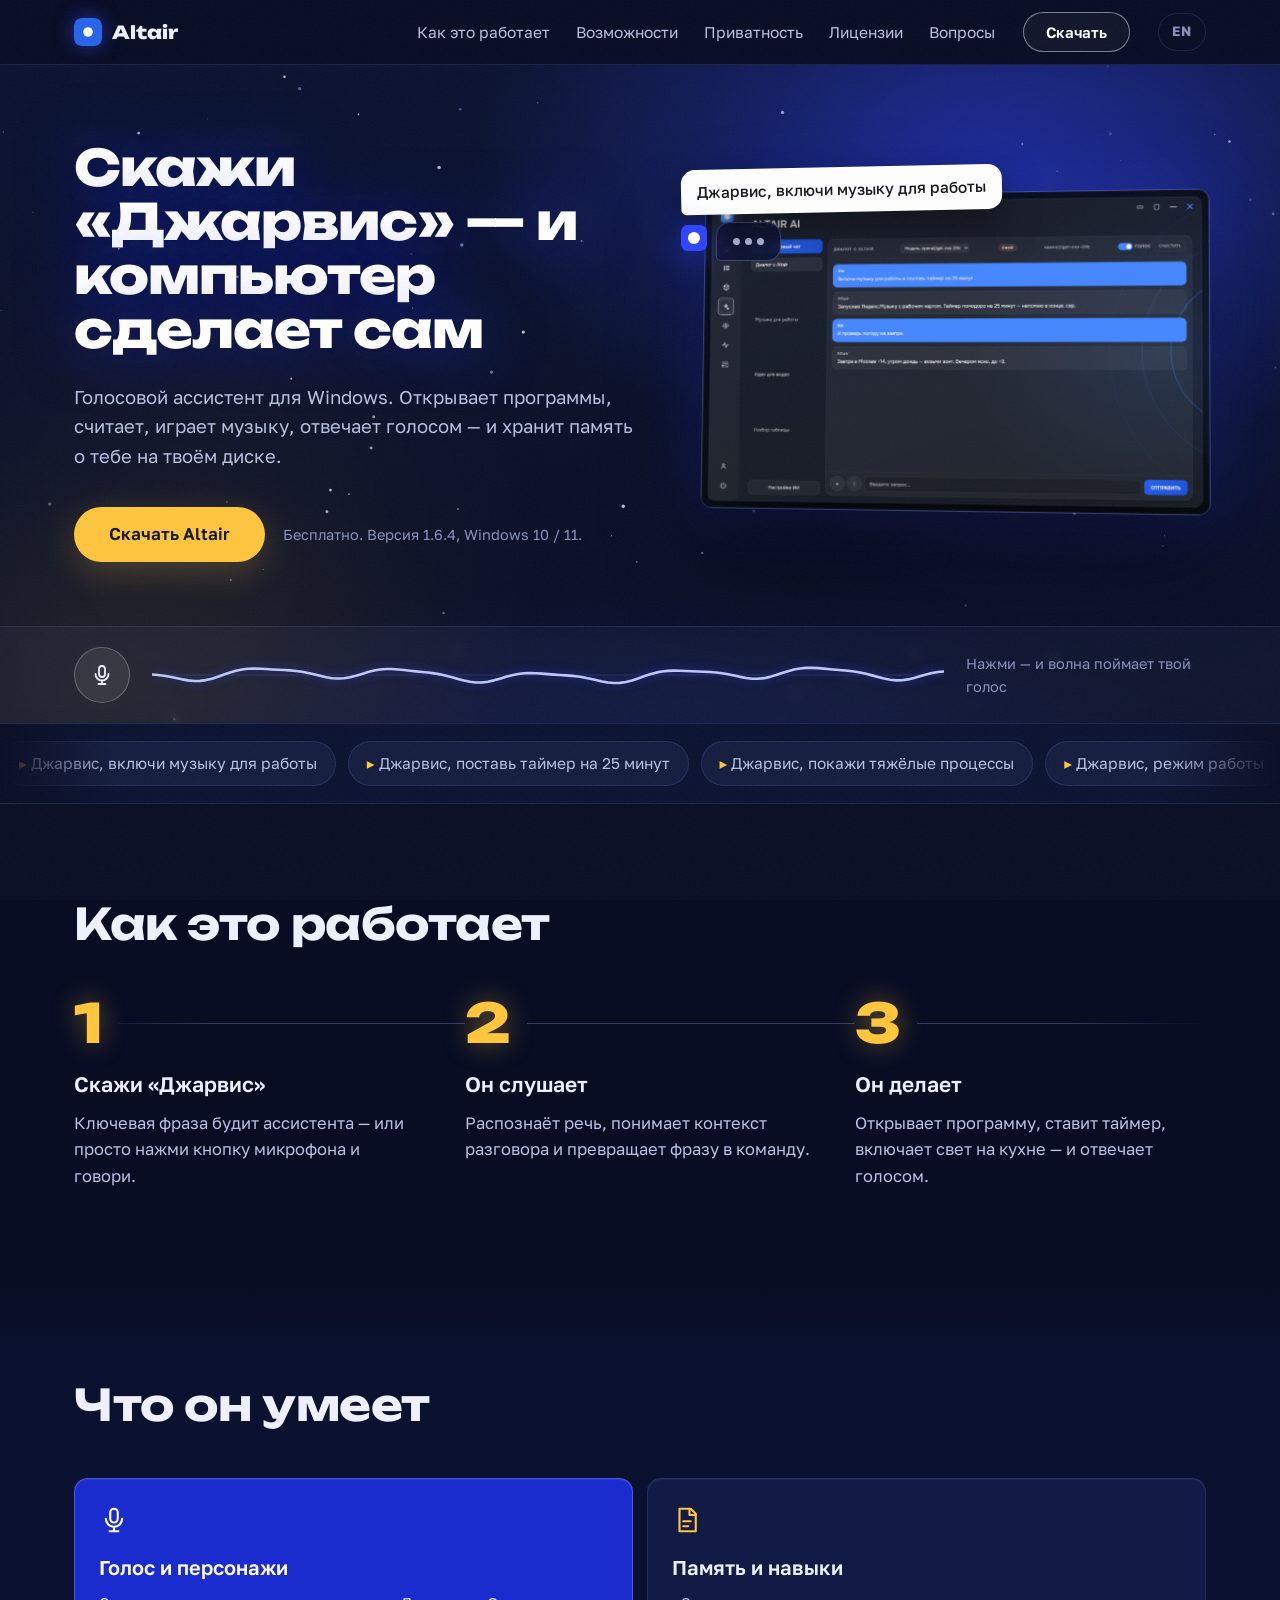
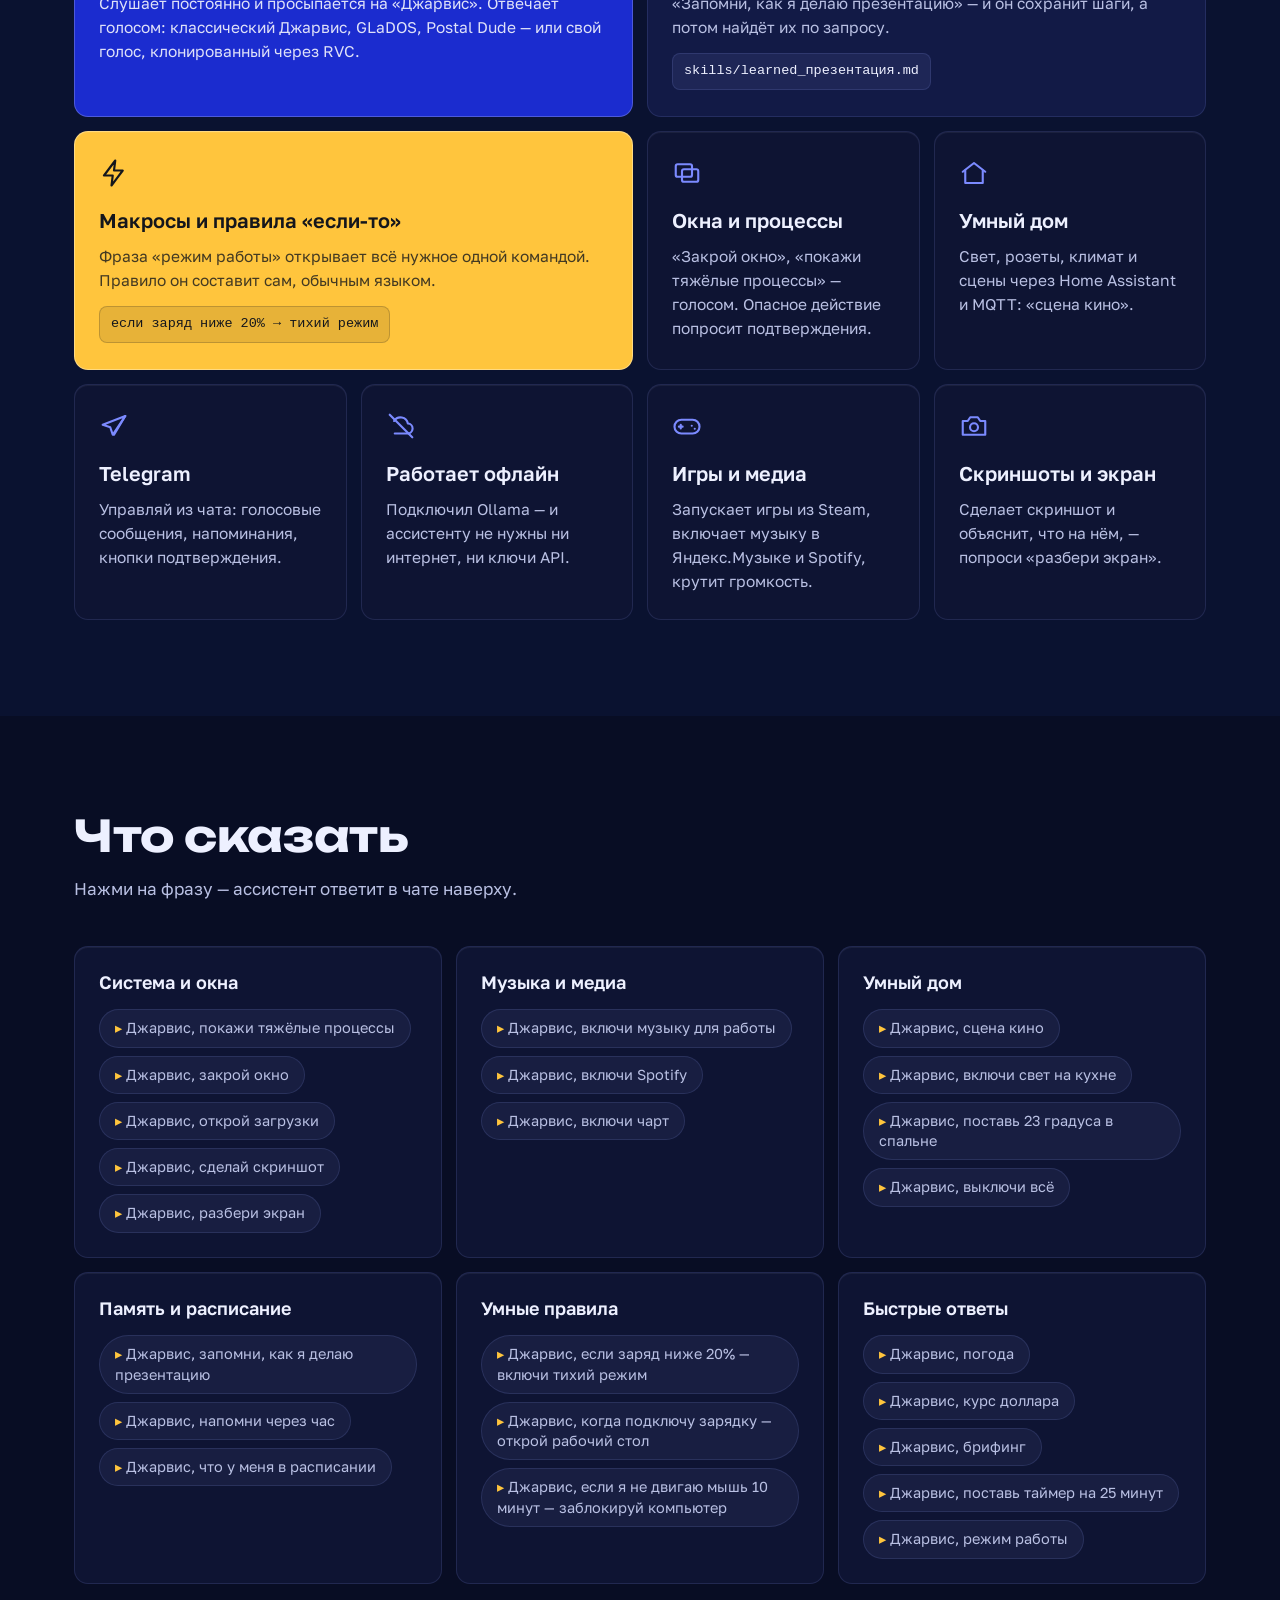
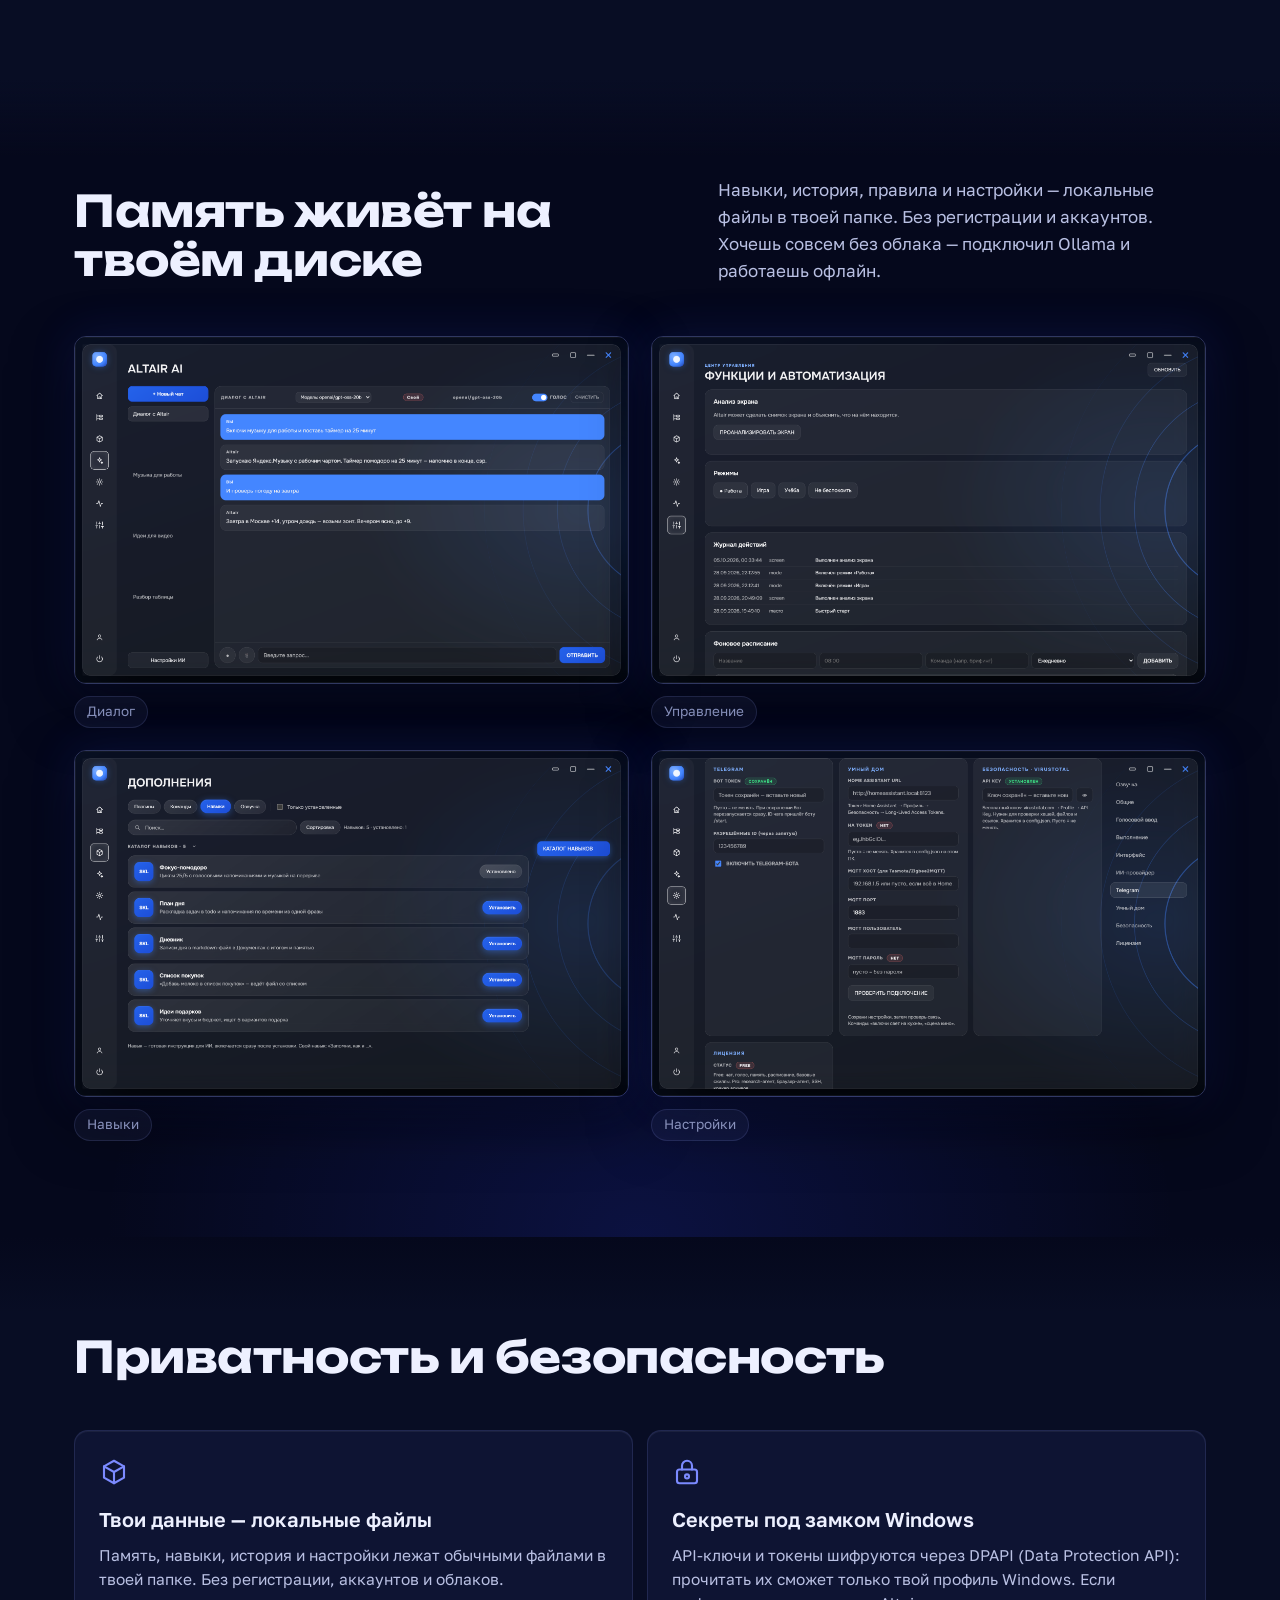
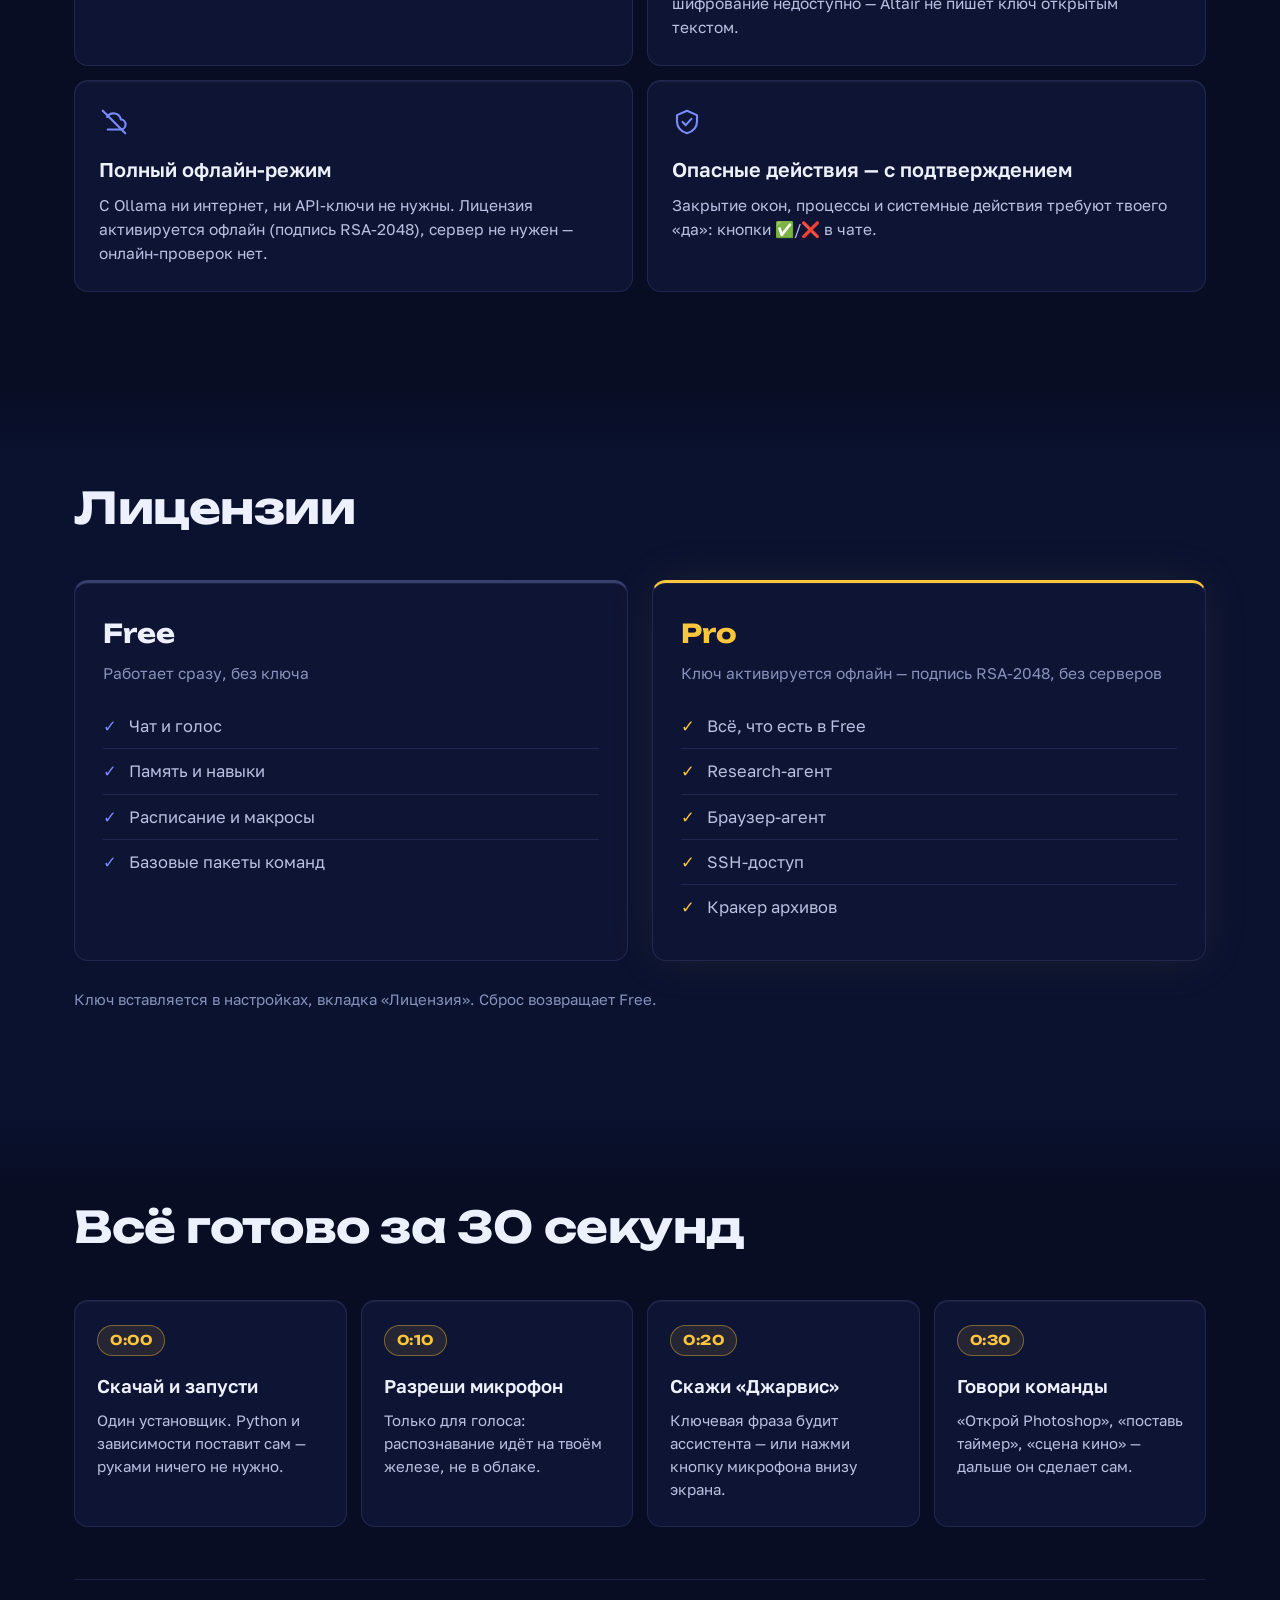
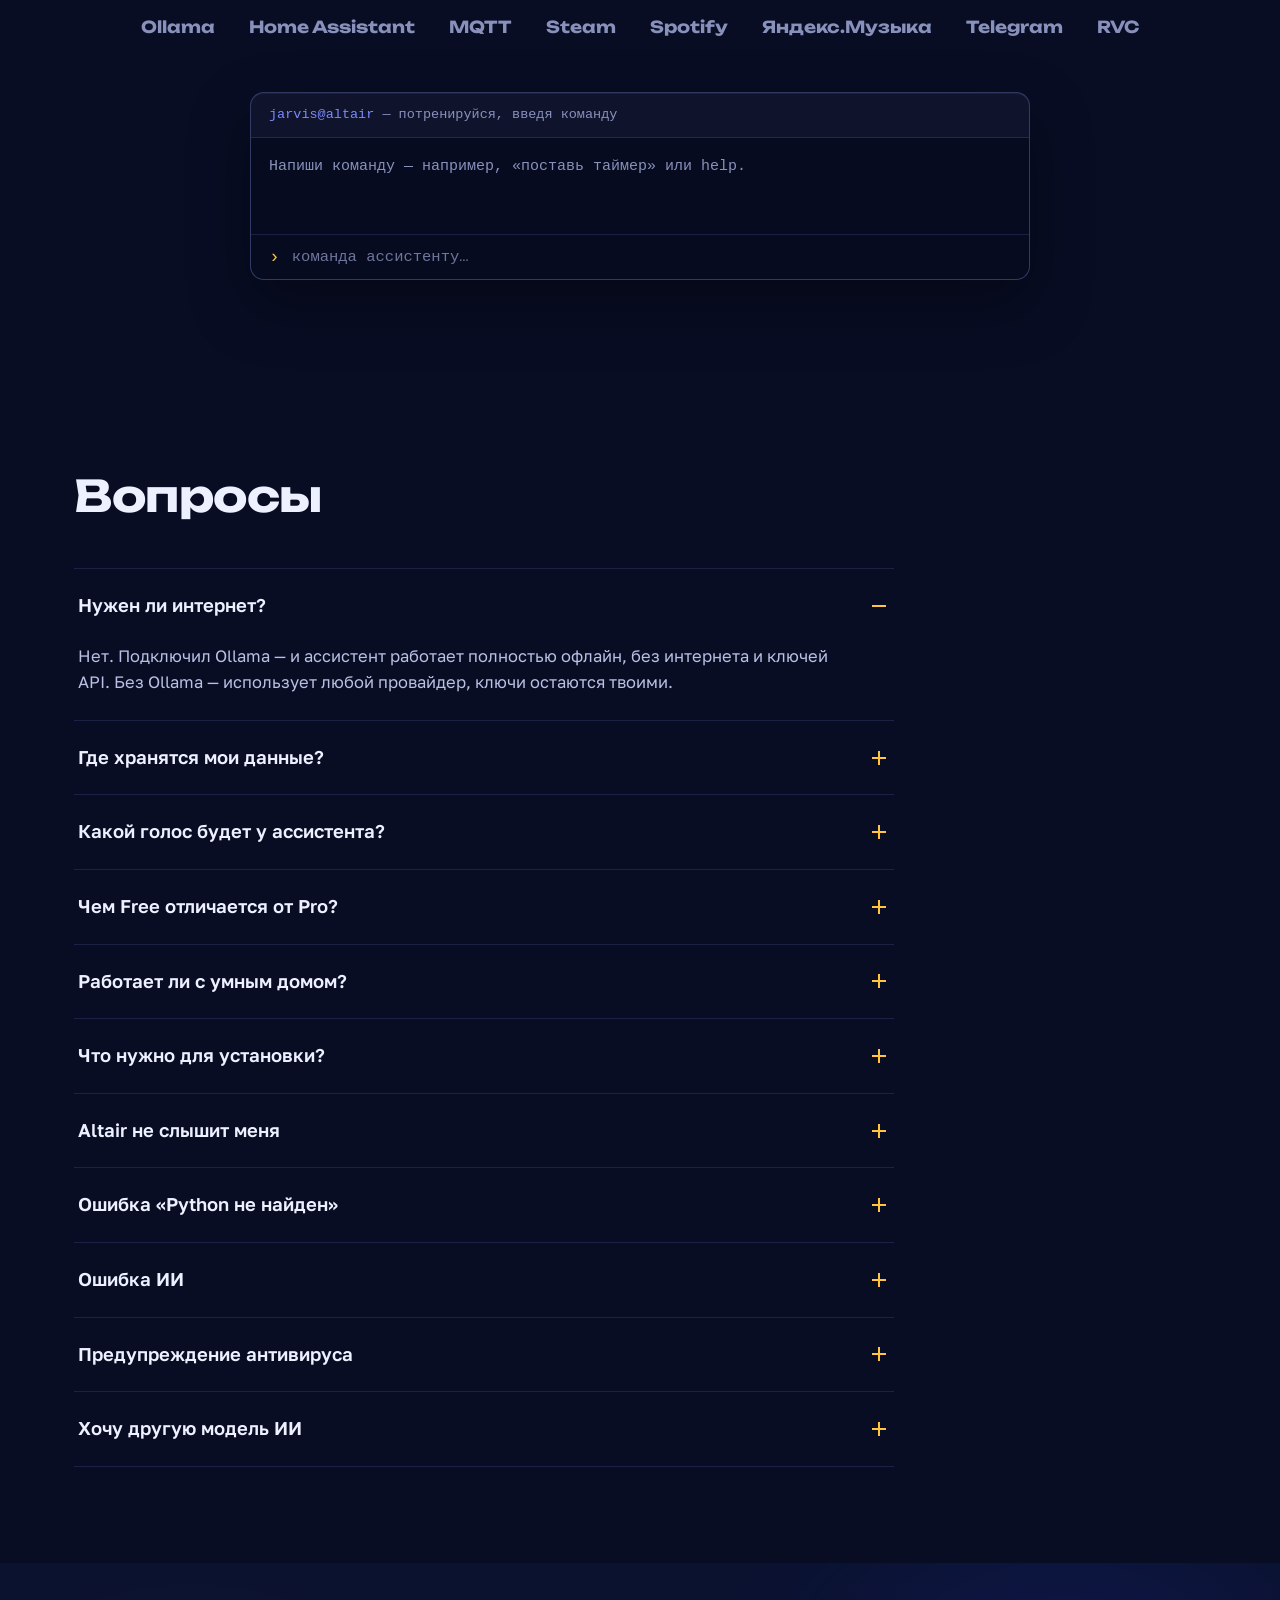
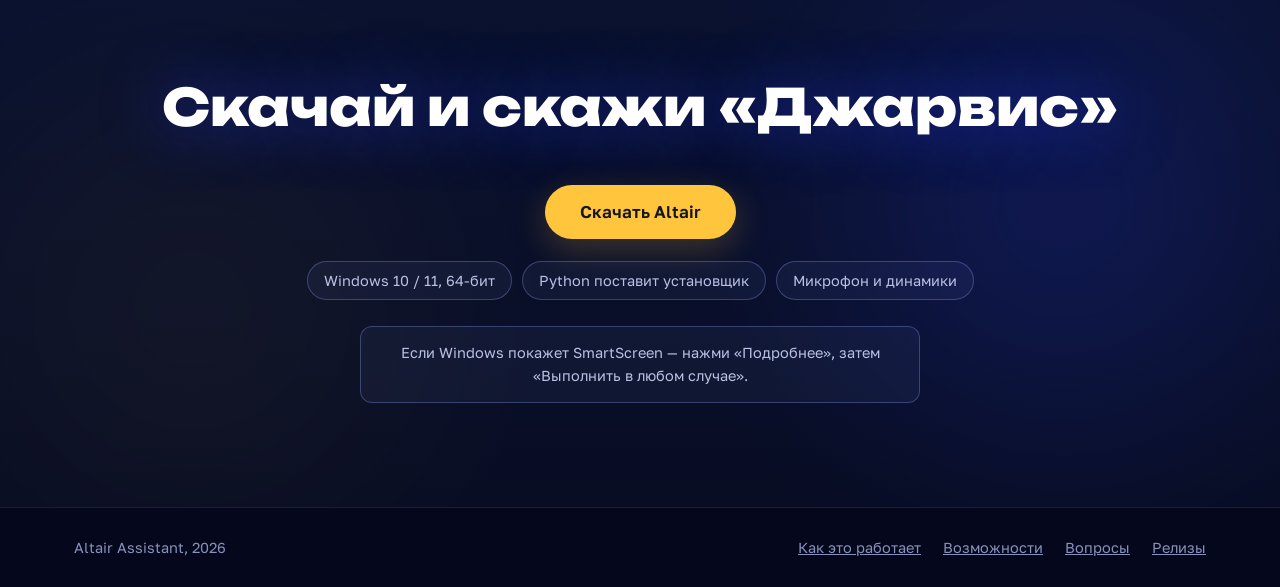
<file: index.html>
<!DOCTYPE html>
<html lang="ru">
<head>
<meta charset="utf-8">
<meta name="viewport" content="width=device-width, initial-scale=1">
<title>Altair Assistant — голосовой ассистент для Windows</title>
<meta name="description" content="Altair — персональный голосовой ассистент для Windows 10/11. Скажи «Джарвис» — и компьютер откроет программу, включит музыку, поставит таймер. Память и навыки хранятся на твоём диске.">
<meta property="og:title" content="Altair Assistant — голосовой ассистент для Windows">
<meta property="og:description" content="Скажи «Джарвис» — и компьютер сделает сам. Голос, память и навыки локально.">
<meta property="og:type" content="website">
<meta property="og:image" content="https://vipecoder228.github.io/altair-site/assets/og-ru.png">
<meta property="og:image:width" content="1200">
<meta property="og:image:height" content="630">
<meta property="og:site_name" content="Altair Assistant">
<meta name="twitter:card" content="summary_large_image">
<meta name="twitter:image" content="https://vipecoder228.github.io/altair-site/assets/og-ru.png">
<link rel="canonical" href="https://vipecoder228.github.io/altair-site/">
<link rel="alternate" hreflang="ru" href="https://vipecoder228.github.io/altair-site/">
<link rel="alternate" hreflang="en" href="https://vipecoder228.github.io/altair-site/en.html">
<link rel="alternate" hreflang="x-default" href="https://vipecoder228.github.io/altair-site/">
<link rel="icon" type="image/svg+xml" href="assets/favicon.svg">
<link rel="apple-touch-icon" href="assets/apple-touch-icon.png">
<link rel="preload" href="assets/fonts/unbounded-800-cyrillic.woff2" as="font" type="font/woff2" crossorigin>
<link rel="preload" href="assets/fonts/unbounded-800-latin.woff2" as="font" type="font/woff2" crossorigin>
<link rel="preload" href="assets/fonts/golos-text-400-cyrillic.woff2" as="font" type="font/woff2" crossorigin>
<link rel="preload" href="assets/fonts/golos-text-400-latin.woff2" as="font" type="font/woff2" crossorigin>
<link rel="stylesheet" href="assets/styles.css">
<script>document.documentElement.className += ' js';</script>
<script type="application/ld+json">
{
  "@context": "https://schema.org",
  "@type": "SoftwareApplication",
  "name": "Altair Assistant",
  "alternateName": "Altair",
  "applicationCategory": "UtilitiesApplication",
  "operatingSystem": "Windows 10, Windows 11 (64-bit)",
  "softwareVersion": "1.6.4",
  "description": "Персональный голосовой ассистент для Windows: ключевая фраза «Джарвис», управление окнами и процессами, макросы, память и навыки, умный дом, работа офлайн через Ollama.",
  "url": "https://github.com/vaibecoder229/altair-downloads/releases",
  "downloadUrl": "https://github.com/vaibecoder229/altair-downloads/releases/latest/download/Altair-Setup.exe",
  "offers": [
    { "@type": "Offer", "name": "Free", "price": "0", "priceCurrency": "RUB" },
    { "@type": "Offer", "name": "Pro", "priceCurrency": "RUB", "description": "Активация офлайн, подпись RSA-2048" }
  ],
  "inLanguage": ["ru", "en"]
}
</script>
</head>
<body>

<header class="site-header">
  <div class="wrap header-inner">
    <a class="brand" href="#top">
      <img src="assets/favicon.svg" alt="" width="28" height="28">
      Altair
    </a>
    <nav class="nav" aria-label="Основная навигация">
      <a href="#how">Как это работает</a>
      <a href="#features">Возможности</a>
      <a href="#privacy">Приватность</a>
      <a href="#license">Лицензии</a>
      <a href="#faq">Вопросы</a>
    </nav>
    <a class="btn btn-ghost btn-sm" href="https://github.com/vaibecoder229/altair-downloads/releases/latest/download/Altair-Setup.exe">Скачать</a>
    <a class="lang-link" href="en.html" hreflang="en" lang="en">EN</a>
  </div>
</header>

<main id="top">

  <section class="hero">
    <div class="hero-bg" aria-hidden="true">
      <canvas id="stars"></canvas>
      <div class="hero-glow"></div>
      <span class="aurora aurora-a"></span>
      <span class="aurora aurora-b"></span>
    </div>

    <div class="wrap hero-grid">
      <div class="hero-text">
        <h1>Скажи «Джарвис» — и компьютер сделает сам</h1>
        <p class="hero-sub">Голосовой ассистент для Windows. Открывает программы, считает, играет музыку, отвечает голосом — и хранит память о тебе на твоём диске.</p>
        <div class="hero-cta">
          <a class="btn btn-signal" href="https://github.com/vaibecoder229/altair-downloads/releases/latest/download/Altair-Setup.exe">Скачать Altair</a>
          <span class="hero-note">Бесплатно. Версия 1.6.4, Windows 10 / 11.</span>
        </div>
      </div>

      <div class="hero-visual">
        <div class="chat" id="chat">
          <div class="chat-line chat-line-user">
            <p class="chat-bubble chat-user" id="chatUser">Джарвис, включи музыку для работы</p>
          </div>
          <div class="chat-line chat-line-alt">
            <span class="chat-avatar" aria-hidden="true">
              <svg viewBox="0 0 28 28" width="26" height="26"><rect width="28" height="28" rx="7" fill="#2E44FF"></rect><circle cx="14" cy="14" r="6.5" fill="#fff"></circle></svg>
            </span>
            <p class="chat-bubble chat-alt" id="chatAlt">Готово, включаю музыку</p>
            <p class="chat-typing" id="chatTyping" aria-hidden="true"><span></span><span></span><span></span></p>
          </div>
        </div>
        <img class="hero-shot" src="assets/img/01-chat.png" alt="Окно Altair: разговор с ассистентом, запрос на музыку и таймер" width="2160" height="1350">
      </div>
    </div>

    <div class="dock">
      <div class="wrap dock-inner">
        <button class="mic" id="micBtn" type="button" aria-pressed="false" aria-label="Включить демонстрацию прослушивания">
          <svg viewBox="0 0 24 24" width="24" height="24" fill="none" stroke="currentColor" stroke-width="1.8" stroke-linecap="round" aria-hidden="true">
            <rect x="9" y="3" width="6" height="11" rx="3"></rect>
            <path d="M5.5 11a6.5 6.5 0 0 0 13 0M12 17.5V21M8.5 21h7"></path>
          </svg>
        </button>
        <canvas id="wave" class="dock-wave" aria-hidden="true"></canvas>
        <span class="demo-label" id="micLabel">Нажми — и волна поймает твой голос</span>
      </div>
    </div>
  </section>

  <section class="ticker" aria-label="Примеры голосовых команд">
    <div class="ticker-move">
      <div class="ticker-row">
        <button class="cmd" type="button" data-i="0">Джарвис, включи музыку для работы</button>
        <button class="cmd" type="button" data-i="1">Джарвис, поставь таймер на 25 минут</button>
        <button class="cmd" type="button" data-i="2">Джарвис, покажи тяжёлые процессы</button>
        <button class="cmd" type="button" data-i="3">Джарвис, режим работы</button>
        <button class="cmd" type="button" data-i="4">Джарвис, разбери экран</button>
        <button class="cmd" type="button" data-i="5">Джарвис, сцена кино</button>
        <button class="cmd" type="button" data-i="6">Джарвис, закрой окно</button>
        <button class="cmd" type="button" data-i="7">Джарвис, запомни, как я делаю презентацию</button>
        <button class="cmd" type="button" data-i="8">Джарвис, включи Spotify</button>
        <button class="cmd" type="button" data-i="9">Джарвис, напомни через час</button>
        <button class="cmd" type="button" data-i="10">Джарвис, сделай скриншот</button>
        <button class="cmd" type="button" data-i="11">Джарвис, что у меня в расписании</button>
      </div>
      <div class="ticker-row" aria-hidden="true">
        <span class="cmd" data-i="0">Джарвис, включи музыку для работы</span>
        <span class="cmd" data-i="1">Джарвис, поставь таймер на 25 минут</span>
        <span class="cmd" data-i="2">Джарвис, покажи тяжёлые процессы</span>
        <span class="cmd" data-i="3">Джарвис, режим работы</span>
        <span class="cmd" data-i="4">Джарвис, разбери экран</span>
        <span class="cmd" data-i="5">Джарвис, сцена кино</span>
        <span class="cmd" data-i="6">Джарвис, закрой окно</span>
        <span class="cmd" data-i="7">Джарвис, запомни, как я делаю презентацию</span>
        <span class="cmd" data-i="8">Джарвис, включи Spotify</span>
        <span class="cmd" data-i="9">Джарвис, напомни через час</span>
        <span class="cmd" data-i="10">Джарвис, сделай скриншот</span>
        <span class="cmd" data-i="11">Джарвис, что у меня в расписании</span>
      </div>
    </div>
  </section>

  <section class="section" id="how">
    <div class="wrap">
      <h2>Как это работает</h2>
      <ol class="steps">
        <li>
          <span class="step-num" aria-hidden="true">1</span>
          <h3>Скажи «Джарвис»</h3>
          <p>Ключевая фраза будит ассистента — или просто нажми кнопку микрофона и говори.</p>
        </li>
        <li>
          <span class="step-num" aria-hidden="true">2</span>
          <h3>Он слушает</h3>
          <p>Распознаёт речь, понимает контекст разговора и превращает фразу в команду.</p>
        </li>
        <li>
          <span class="step-num" aria-hidden="true">3</span>
          <h3>Он делает</h3>
          <p>Открывает программу, ставит таймер, включает свет на кухне — и отвечает голосом.</p>
        </li>
      </ol>
    </div>
  </section>

  <section class="section section-alt" id="features">
    <div class="wrap">
      <h2>Что он умеет</h2>
      <div class="tiles">
        <article class="tile tile-cobalt tile-wide">
          <span class="tile-icon" aria-hidden="true">
            <svg viewBox="0 0 24 24" fill="none" stroke="currentColor" stroke-width="1.7" stroke-linecap="round"><rect x="9" y="3" width="6" height="11" rx="3"></rect><path d="M5.5 11a6.5 6.5 0 0 0 13 0M12 17.5V21M8.5 21h7"></path></svg>
          </span>
          <h3>Голос и персонажи</h3>
          <p>Слушает постоянно и просыпается на «Джарвис». Отвечает голосом: классический Джарвис, GLaDOS, Postal Dude — или свой голос, клонированный через RVC.</p>
        </article>
        <article class="tile tile-deep tile-wide">
          <span class="tile-icon" aria-hidden="true">
            <svg viewBox="0 0 24 24" fill="none" stroke="currentColor" stroke-width="1.7" stroke-linecap="round" stroke-linejoin="round"><path d="M6 3h9l4 4v14H6z"></path><path d="M14 3v5h5M9 13h6M9 17h4"></path></svg>
          </span>
          <h3>Память и навыки</h3>
          <p>«Запомни, как я делаю презентацию» — и он сохранит шаги, а потом найдёт их по запросу.</p>
          <p class="tile-code"><code>skills/learned_презентация.md</code></p>
        </article>
        <article class="tile tile-signal tile-wide">
          <span class="tile-icon" aria-hidden="true">
            <svg viewBox="0 0 24 24" fill="none" stroke="currentColor" stroke-width="1.7" stroke-linecap="round" stroke-linejoin="round"><path d="M13 2 4 14h7l-1 8 9-12h-7z"></path></svg>
          </span>
          <h3>Макросы и правила «если-то»</h3>
          <p>Фраза «режим работы» открывает всё нужное одной командой. Правило он составит сам, обычным языком.</p>
          <p class="tile-code"><code>если заряд ниже 20% → тихий режим</code></p>
        </article>
        <article class="tile">
          <span class="tile-icon" aria-hidden="true">
            <svg viewBox="0 0 24 24" fill="none" stroke="currentColor" stroke-width="1.7" stroke-linecap="round" stroke-linejoin="round"><rect x="3" y="5" width="13" height="10" rx="1.5"></rect><rect x="8" y="9" width="13" height="10" rx="1.5"></rect></svg>
          </span>
          <h3>Окна и процессы</h3>
          <p>«Закрой окно», «покажи тяжёлые процессы» — голосом. Опасное действие попросит подтверждения.</p>
        </article>
        <article class="tile">
          <span class="tile-icon" aria-hidden="true">
            <svg viewBox="0 0 24 24" fill="none" stroke="currentColor" stroke-width="1.7" stroke-linecap="round" stroke-linejoin="round"><path d="M3 11l9-7 9 7"></path><path d="M5 10v10h14V10"></path></svg>
          </span>
          <h3>Умный дом</h3>
          <p>Свет, розеты, климат и сцены через Home Assistant и MQTT: «сцена кино».</p>
        </article>
        <article class="tile">
          <span class="tile-icon" aria-hidden="true">
            <svg viewBox="0 0 24 24" fill="none" stroke="currentColor" stroke-width="1.7" stroke-linecap="round" stroke-linejoin="round"><path d="M21 4 3 11l6 2 2 6z"></path><path d="M21 4l-9 15"></path></svg>
          </span>
          <h3>Telegram</h3>
          <p>Управляй из чата: голосовые сообщения, напоминания, кнопки подтверждения.</p>
        </article>
        <article class="tile">
          <span class="tile-icon" aria-hidden="true">
            <svg viewBox="0 0 24 24" fill="none" stroke="currentColor" stroke-width="1.7" stroke-linecap="round" stroke-linejoin="round"><path d="M7 18h10a4 4 0 0 0 .5-8 6 6 0 0 0-11-2"></path><path d="M3 3l18 18"></path></svg>
          </span>
          <h3>Работает офлайн</h3>
          <p>Подключил Ollama — и ассистенту не нужны ни интернет, ни ключи API.</p>
        </article>
        <article class="tile">
          <span class="tile-icon" aria-hidden="true">
            <svg viewBox="0 0 24 24" fill="none" stroke="currentColor" stroke-width="1.7" stroke-linecap="round" stroke-linejoin="round"><rect x="2" y="7" width="20" height="11" rx="5.5"></rect><path d="M7 11v3M5.5 12.5h3M15.8 11.8h.01M18.2 14.2h.01"></path></svg>
          </span>
          <h3>Игры и медиа</h3>
          <p>Запускает игры из Steam, включает музыку в Яндекс.Музыке и Spotify, крутит громкость.</p>
        </article>
        <article class="tile">
          <span class="tile-icon" aria-hidden="true">
            <svg viewBox="0 0 24 24" fill="none" stroke="currentColor" stroke-width="1.7" stroke-linecap="round" stroke-linejoin="round"><path d="M3 8h4l2-3h6l2 3h4v11H3z"></path><circle cx="12" cy="13" r="3.2"></circle></svg>
          </span>
          <h3>Скриншоты и экран</h3>
          <p>Сделает скриншот и объяснит, что на нём, — попроси «разбери экран».</p>
        </article>
      </div>
    </div>
  </section>

  <section class="section" id="commands">
    <div class="wrap">
      <div class="sec-head">
        <h2>Что сказать</h2>
        <p class="sec-lead">Нажми на фразу — ассистент ответит в чате наверху.</p>
      </div>
      <div class="cmd-groups">
        <article class="cmd-card">
          <h3>Система и окна</h3>
          <div class="cmd-chips">
            <button class="cmd" type="button" data-i="2">Джарвис, покажи тяжёлые процессы</button>
            <button class="cmd" type="button" data-i="6">Джарвис, закрой окно</button>
            <button class="cmd" type="button" data-i="12">Джарвис, открой загрузки</button>
            <button class="cmd" type="button" data-i="10">Джарвис, сделай скриншот</button>
            <button class="cmd" type="button" data-i="4">Джарвис, разбери экран</button>
          </div>
        </article>
        <article class="cmd-card">
          <h3>Музыка и медиа</h3>
          <div class="cmd-chips">
            <button class="cmd" type="button" data-i="0">Джарвис, включи музыку для работы</button>
            <button class="cmd" type="button" data-i="8">Джарвис, включи Spotify</button>
            <button class="cmd" type="button" data-i="13">Джарвис, включи чарт</button>
          </div>
        </article>
        <article class="cmd-card">
          <h3>Умный дом</h3>
          <div class="cmd-chips">
            <button class="cmd" type="button" data-i="5">Джарвис, сцена кино</button>
            <button class="cmd" type="button" data-i="14">Джарвис, включи свет на кухне</button>
            <button class="cmd" type="button" data-i="15">Джарвис, поставь 23 градуса в спальне</button>
            <button class="cmd" type="button" data-i="16">Джарвис, выключи всё</button>
          </div>
        </article>
        <article class="cmd-card">
          <h3>Память и расписание</h3>
          <div class="cmd-chips">
            <button class="cmd" type="button" data-i="7">Джарвис, запомни, как я делаю презентацию</button>
            <button class="cmd" type="button" data-i="9">Джарвис, напомни через час</button>
            <button class="cmd" type="button" data-i="11">Джарвис, что у меня в расписании</button>
          </div>
        </article>
        <article class="cmd-card">
          <h3>Умные правила</h3>
          <div class="cmd-chips">
            <button class="cmd" type="button" data-i="17">Джарвис, если заряд ниже 20% — включи тихий режим</button>
            <button class="cmd" type="button" data-i="18">Джарвис, когда подключу зарядку — открой рабочий стол</button>
            <button class="cmd" type="button" data-i="19">Джарвис, если я не двигаю мышь 10 минут — заблокируй компьютер</button>
          </div>
        </article>
        <article class="cmd-card">
          <h3>Быстрые ответы</h3>
          <div class="cmd-chips">
            <button class="cmd" type="button" data-i="20">Джарвис, погода</button>
            <button class="cmd" type="button" data-i="21">Джарвис, курс доллара</button>
            <button class="cmd" type="button" data-i="22">Джарвис, брифинг</button>
            <button class="cmd" type="button" data-i="1">Джарвис, поставь таймер на 25 минут</button>
            <button class="cmd" type="button" data-i="3">Джарвис, режим работы</button>
          </div>
        </article>
      </div>
    </div>
  </section>

  <section class="section band-deep" id="inside">
    <div class="wrap">
      <div class="band-head">
        <h2>Память живёт на твоём диске</h2>
        <p>Навыки, история, правила и настройки — локальные файлы в твоей папке. Без регистрации и аккаунтов. Хочешь совсем без облака — подключил Ollama и работаешь офлайн.</p>
      </div>
      <div class="shots">
        <figure>
          <img src="assets/img/01-chat.png" alt="Экран «Диалог с Altair»: запрос про музыку и таймер, ответ ассистента" width="2160" height="1350" loading="lazy" decoding="async">
          <figcaption>Диалог</figcaption>
        </figure>
        <figure>
          <img src="assets/img/02-control.png" alt="Экран «Управление»: режимы, триггеры и расписание" width="2160" height="1350" loading="lazy" decoding="async">
          <figcaption>Управление</figcaption>
        </figure>
        <figure>
          <img src="assets/img/03-skills.png" alt="Экран «Навыки»: сохранённые инструкции ассистента" width="2160" height="1350" loading="lazy" decoding="async">
          <figcaption>Навыки</figcaption>
        </figure>
        <figure>
          <img src="assets/img/04-settings.png" alt="Экран настроек: голос, провайдер ИИ и лицензия" width="2160" height="1350" loading="lazy" decoding="async">
          <figcaption>Настройки</figcaption>
        </figure>
      </div>
    </div>
  </section>

  <section class="section" id="privacy">
    <div class="wrap">
      <h2>Приватность и безопасность</h2>
      <div class="tiles">
        <article class="tile tile-wide">
          <span class="tile-icon" aria-hidden="true">
            <svg viewBox="0 0 24 24" fill="none" stroke="currentColor" stroke-width="1.7" stroke-linecap="round" stroke-linejoin="round"><path d="M4 7.5 12 3l8 4.5v9L12 21l-8-4.5z"></path><path d="M4 7.5 12 12l8-4.5M12 12v9"></path></svg>
          </span>
          <h3>Твои данные — локальные файлы</h3>
          <p>Память, навыки, история и настройки лежат обычными файлами в твоей папке. Без регистрации, аккаунтов и облаков.</p>
        </article>
        <article class="tile tile-wide">
          <span class="tile-icon" aria-hidden="true">
            <svg viewBox="0 0 24 24" fill="none" stroke="currentColor" stroke-width="1.7" stroke-linecap="round" stroke-linejoin="round"><rect x="4" y="10" width="16" height="11" rx="2"></rect><path d="M8 10V7a4 4 0 0 1 8 0v3"></path><circle cx="12" cy="15.5" r="1.6"></circle></svg>
          </span>
          <h3>Секреты под замком Windows</h3>
          <p>API-ключи и токены шифруются через DPAPI (Data Protection API): прочитать их сможет только твой профиль Windows. Если шифрование недоступно — Altair не пишет ключ открытым текстом.</p>
        </article>
        <article class="tile tile-wide">
          <span class="tile-icon" aria-hidden="true">
            <svg viewBox="0 0 24 24" fill="none" stroke="currentColor" stroke-width="1.7" stroke-linecap="round" stroke-linejoin="round"><path d="M7 18h10a4 4 0 0 0 .5-8 6 6 0 0 0-11-2"></path><path d="M3 3l18 18"></path></svg>
          </span>
          <h3>Полный офлайн-режим</h3>
          <p>С Ollama ни интернет, ни API-ключи не нужны. Лицензия активируется офлайн (подпись RSA-2048), сервер не нужен — онлайн-проверок нет.</p>
        </article>
        <article class="tile tile-wide">
          <span class="tile-icon" aria-hidden="true">
            <svg viewBox="0 0 24 24" fill="none" stroke="currentColor" stroke-width="1.7" stroke-linecap="round" stroke-linejoin="round"><path d="M12 3 4 6.5v5c0 5 3.5 8 8 9.5 4.5-1.5 8-4.5 8-9.5v-5z"></path><path d="m8.5 12 2.5 2.5 4.5-5"></path></svg>
          </span>
          <h3>Опасные действия — с подтверждением</h3>
          <p>Закрытие окон, процессы и системные действия требуют твоего «да»: кнопки ✅/❌ в чате.</p>
        </article>
      </div>
    </div>
  </section>

  <section class="section section-alt" id="license">
    <div class="wrap">
      <h2>Лицензии</h2>
      <div class="plans">
        <div class="plan">
          <h3>Free</h3>
          <p class="plan-for">Работает сразу, без ключа</p>
          <ul>
            <li>Чат и голос</li>
            <li>Память и навыки</li>
            <li>Расписание и макросы</li>
            <li>Базовые пакеты команд</li>
          </ul>
        </div>
        <div class="plan plan-pro">
          <h3>Pro</h3>
          <p class="plan-for">Ключ активируется офлайн — подпись RSA-2048, без серверов</p>
          <ul>
            <li>Всё, что есть в Free</li>
            <li>Research-агент</li>
            <li>Браузер-агент</li>
            <li>SSH-доступ</li>
            <li>Кракер архивов</li>
          </ul>
        </div>
      </div>
      <p class="plan-note">Ключ вставляется в настройках, вкладка «Лицензия». Сброс возвращает Free.</p>
    </div>
  </section>

  <section class="section section-onboard" id="start">
    <div class="wrap">
      <h2>Всё готово за 30 секунд</h2>
      <ol class="quick">
        <li>
          <span class="quick-time" aria-hidden="true">0:00</span>
          <h3>Скачай и запусти</h3>
          <p>Один установщик. Python и зависимости поставит сам — руками ничего не нужно.</p>
        </li>
        <li>
          <span class="quick-time" aria-hidden="true">0:10</span>
          <h3>Разреши микрофон</h3>
          <p>Только для голоса: распознавание идёт на твоём железе, не в облаке.</p>
        </li>
        <li>
          <span class="quick-time" aria-hidden="true">0:20</span>
          <h3>Скажи «Джарвис»</h3>
          <p>Ключевая фраза будит ассистента — или нажми кнопку микрофона внизу экрана.</p>
        </li>
        <li>
          <span class="quick-time" aria-hidden="true">0:30</span>
          <h3>Говори команды</h3>
          <p>«Открой Photoshop», «поставь таймер», «сцена кино» — дальше он сделает сам.</p>
        </li>
      </ol>

      <div class="tech" aria-label="Работает с">
        <span class="tech-item">Ollama</span>
        <span class="tech-item">Home Assistant</span>
        <span class="tech-item">MQTT</span>
        <span class="tech-item">Steam</span>
        <span class="tech-item">Spotify</span>
        <span class="tech-item">Яндекс.Музыка</span>
        <span class="tech-item">Telegram</span>
        <span class="tech-item">RVC</span>
      </div>

      <div class="terminal" id="terminal">
        <p class="term-head">jarvis@altair <span>— потренируйся, введя команду</span></p>
        <div class="term-log" id="termLog" aria-live="polite">
          <p class="term-line term-info">Напиши команду — например, «поставь таймер» или help.</p>
        </div>
        <form class="term-form" id="termForm">
          <label class="term-prompt" for="termInput">›</label>
          <input id="termInput" type="text" autocomplete="off" spellcheck="false" placeholder="команда ассистенту…" aria-label="Команда ассистенту">
        </form>
      </div>
    </div>
  </section>

  <section class="section section-faq" id="faq">
    <div class="wrap">
      <h2>Вопросы</h2>
      <div class="faq">
        <details class="faq-item" open>
          <summary>Нужен ли интернет?<span class="faq-mark" aria-hidden="true"></span></summary>
          <div class="faq-body"><p>Нет. Подключил Ollama — и ассистент работает полностью офлайн, без интернета и ключей API. Без Ollama — использует любой провайдер, ключи остаются твоими.</p></div>
        </details>
        <details class="faq-item">
          <summary>Где хранятся мои данные?<span class="faq-mark" aria-hidden="true"></span></summary>
          <div class="faq-body"><p>Локально, в твоей папке: память, навыки, история, правила и настройки — обычные файлы. Без регистрации, аккаунтов и облаков.</p></div>
        </details>
        <details class="faq-item">
          <summary>Какой голос будет у ассистента?<span class="faq-mark" aria-hidden="true"></span></summary>
          <div class="faq-body"><p>Классический Джарвис, GLaDOS, Postal Dude — или собственный голос, клонированный через RVC.</p></div>
        </details>
        <details class="faq-item">
          <summary>Чем Free отличается от Pro?<span class="faq-mark" aria-hidden="true"></span></summary>
          <div class="faq-body"><p>Free — чат, голос, память, расписание и базовые пакеты команд. Pro — research-агент, браузер-агент, SSH-доступ и кракер архивов. Ключ Pro активируется офлайн, сброс возвращает Free.</p></div>
        </details>
        <details class="faq-item">
          <summary>Работает ли с умным домом?<span class="faq-mark" aria-hidden="true"></span></summary>
          <div class="faq-body"><p>Да: Home Assistant и MQTT — свет, розетки, климат и сцены голосом, например «сцена кино». Управление идёт напрямую, без облака.</p></div>
        </details>
        <details class="faq-item">
          <summary>Что нужно для установки?<span class="faq-mark" aria-hidden="true"></span></summary>
          <div class="faq-body">
            <p>Windows 10 / 11, 64-бит. Остальное поставит установщик — руками ничего не нужно.</p>
            <ul class="req-list">
              <li><b>Интернет</b> — нужен для ИИ и голоса</li>
              <li><b>Микрофон</b> — опционально, для голосовых команд</li>
              <li><b>FFmpeg</b> — опционально, для лучшего качества записи</li>
              <li><b>Python</b> — устанавливается автоматически</li>
            </ul>
          </div>
        </details>
        <details class="faq-item">
          <summary>Altair не слышит меня<span class="faq-mark" aria-hidden="true"></span></summary>
          <div class="faq-body"><p>Зайди в Настройки → выбери нужный микрофон → нажми «Проверить микрофон».</p></div>
        </details>
        <details class="faq-item">
          <summary>Ошибка «Python не найден»<span class="faq-mark" aria-hidden="true"></span></summary>
          <div class="faq-body"><p>Переустанови Altair и при запросе разреши установку Python.</p></div>
        </details>
        <details class="faq-item">
          <summary>Ошибка ИИ<span class="faq-mark" aria-hidden="true"></span></summary>
          <div class="faq-body"><p>Проверь API-ключ в Настройках и убедись, что ключ активен на сайте провайдера.</p></div>
        </details>
        <details class="faq-item">
          <summary>Предупреждение антивируса<span class="faq-mark" aria-hidden="true"></span></summary>
          <div class="faq-body"><p>Altair использует системные API для управления звуком и окнами — это может вызывать ложное срабатывание. Добавь папку установки в исключения антивируса.</p></div>
        </details>
        <details class="faq-item">
          <summary>Хочу другую модель ИИ<span class="faq-mark" aria-hidden="true"></span></summary>
          <div class="faq-body"><p>В Настройках смени провайдера или введи свой Base URL и модель.</p></div>
        </details>
      </div>
    </div>
  </section>

  <section class="hero final-cta" id="download">
    <div class="hero-bg" aria-hidden="true">
      <span class="aurora aurora-a"></span>
      <span class="aurora aurora-b"></span>
    </div>
    <div class="wrap final-inner">
      <h2>Скачай и скажи «Джарвис»</h2>
      <a class="btn btn-signal" href="https://github.com/vaibecoder229/altair-downloads/releases/latest/download/Altair-Setup.exe">Скачать Altair</a>
      <ul class="req-row" aria-label="Системные требования">
        <li>Windows 10 / 11, 64-бит</li>
        <li>Python поставит установщик</li>
        <li>Микрофон и динамики</li>
      </ul>
      <p class="final-hint">Если Windows покажет SmartScreen — нажми «Подробнее», затем «Выполнить в любом случае».</p>
    </div>
  </section>

</main>

<footer class="site-footer">
  <div class="wrap footer-inner">
    <span>Altair Assistant, 2026</span>
    <nav aria-label="Ссылки в подвале">
      <a href="#how">Как это работает</a>
      <a href="#features">Возможности</a>
      <a href="#faq">Вопросы</a>
      <a href="https://github.com/vaibecoder229/altair-downloads/releases">Релизы</a>
    </nav>
  </div>
</footer>

<div class="lightbox" id="lightbox" hidden>
  <button class="lb-btn lb-close" type="button" data-lb-close aria-label="Закрыть просмотр">
    <svg viewBox="0 0 24 24" width="22" height="22" fill="none" stroke="currentColor" stroke-width="2" stroke-linecap="round" aria-hidden="true"><path d="M6 6l12 12M18 6L6 18"></path></svg>
  </button>
  <button class="lb-btn lb-prev" type="button" data-lb-prev aria-label="Предыдущий скриншот">
    <svg viewBox="0 0 24 24" width="24" height="24" fill="none" stroke="currentColor" stroke-width="2" stroke-linecap="round" stroke-linejoin="round" aria-hidden="true"><path d="M15 5l-7 7 7 7"></path></svg>
  </button>
  <figure class="lb-stage">
    <img id="lbImg" alt="">
    <figcaption id="lbCap"></figcaption>
  </figure>
  <button class="lb-btn lb-next" type="button" data-lb-next aria-label="Следующий скриншот">
    <svg viewBox="0 0 24 24" width="24" height="24" fill="none" stroke="currentColor" stroke-width="2" stroke-linecap="round" stroke-linejoin="round" aria-hidden="true"><path d="M9 5l7 7-7 7"></path></svg>
  </button>
</div>

<script src="assets/site.js" defer></script>
</body>
</html>
</file>
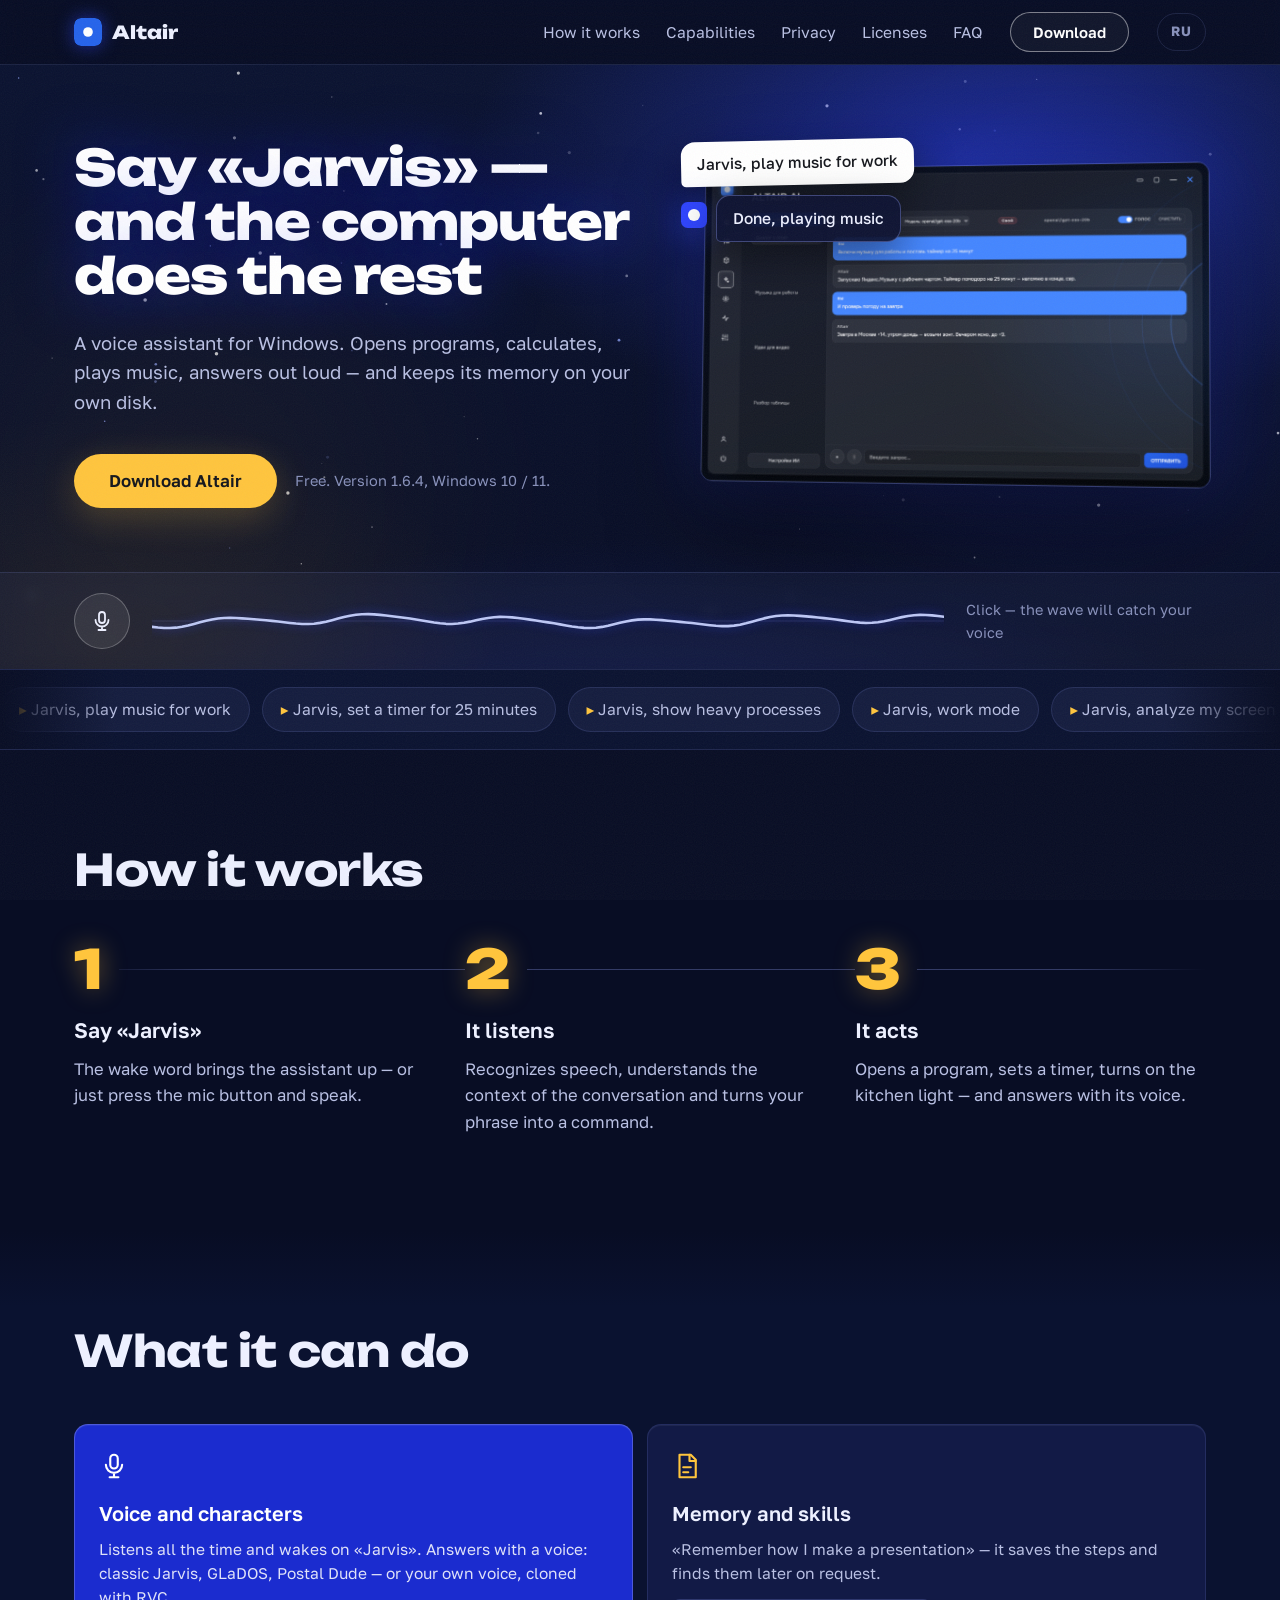
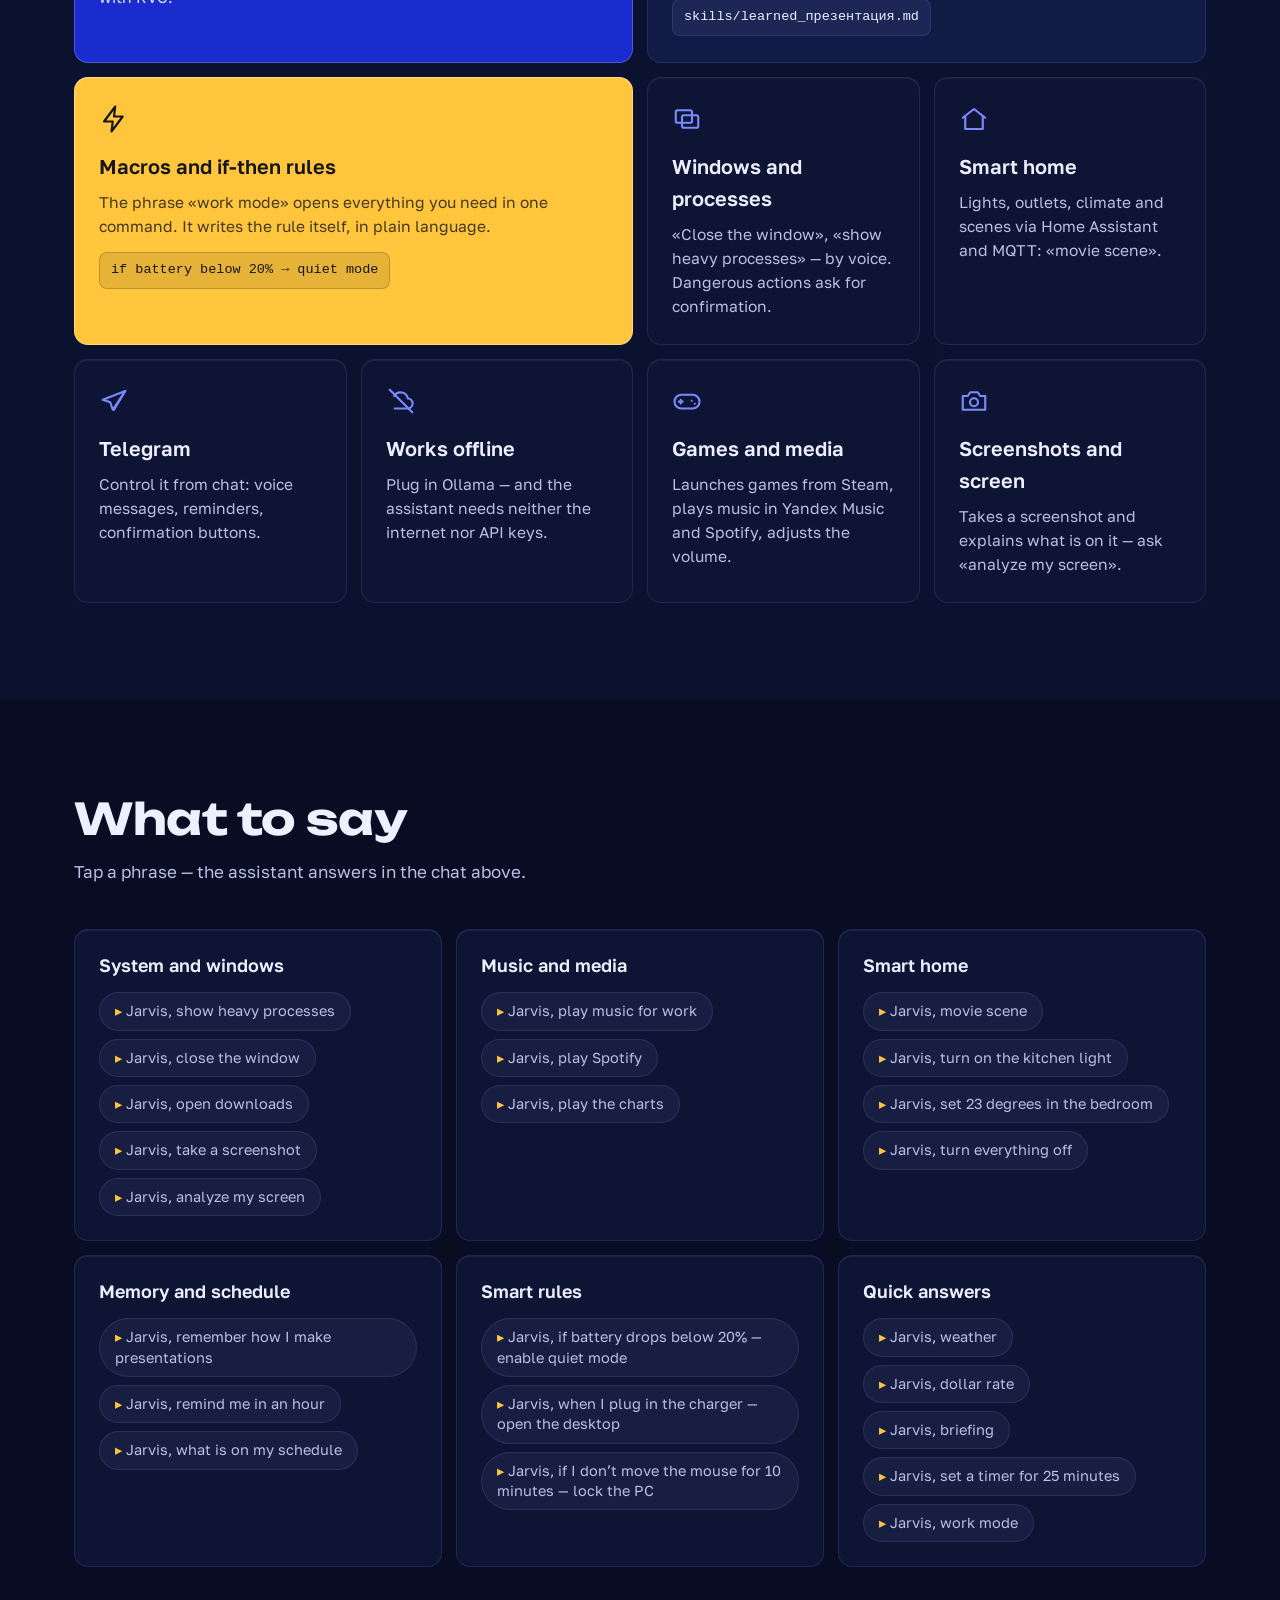
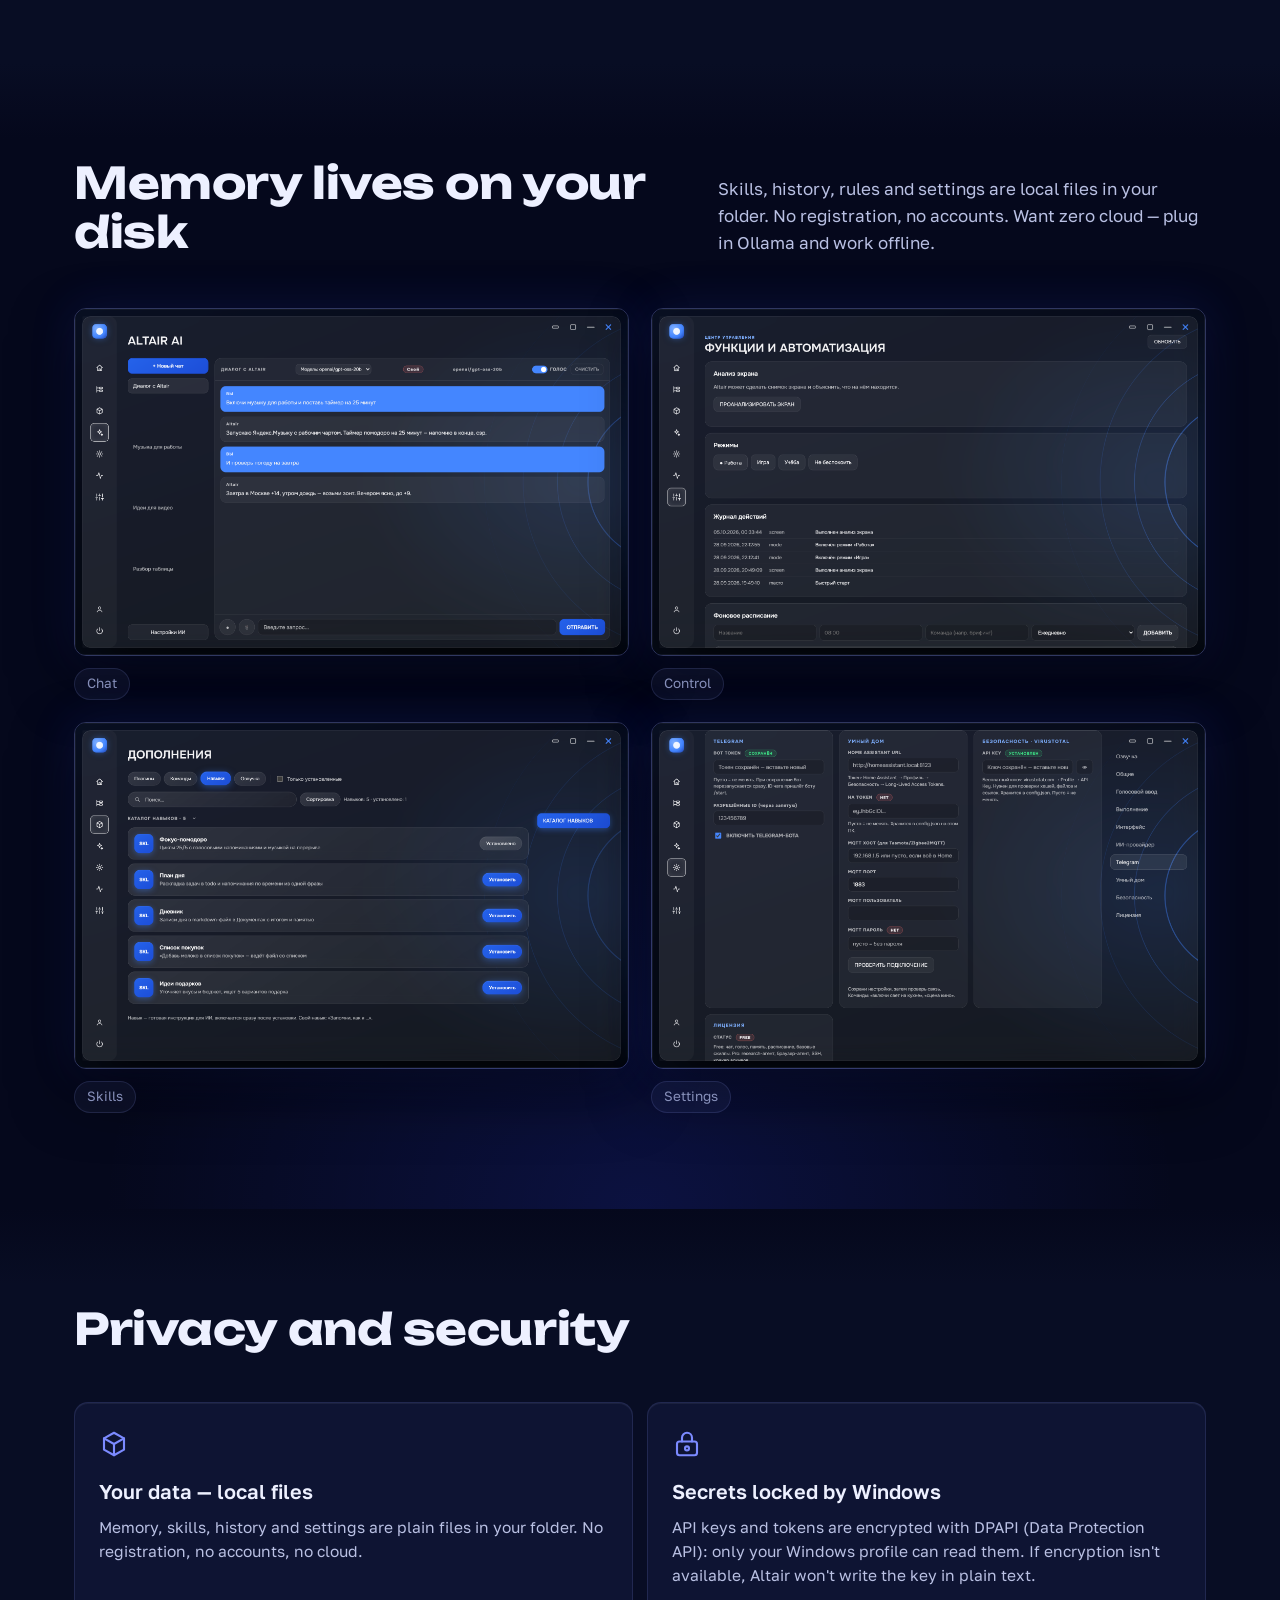
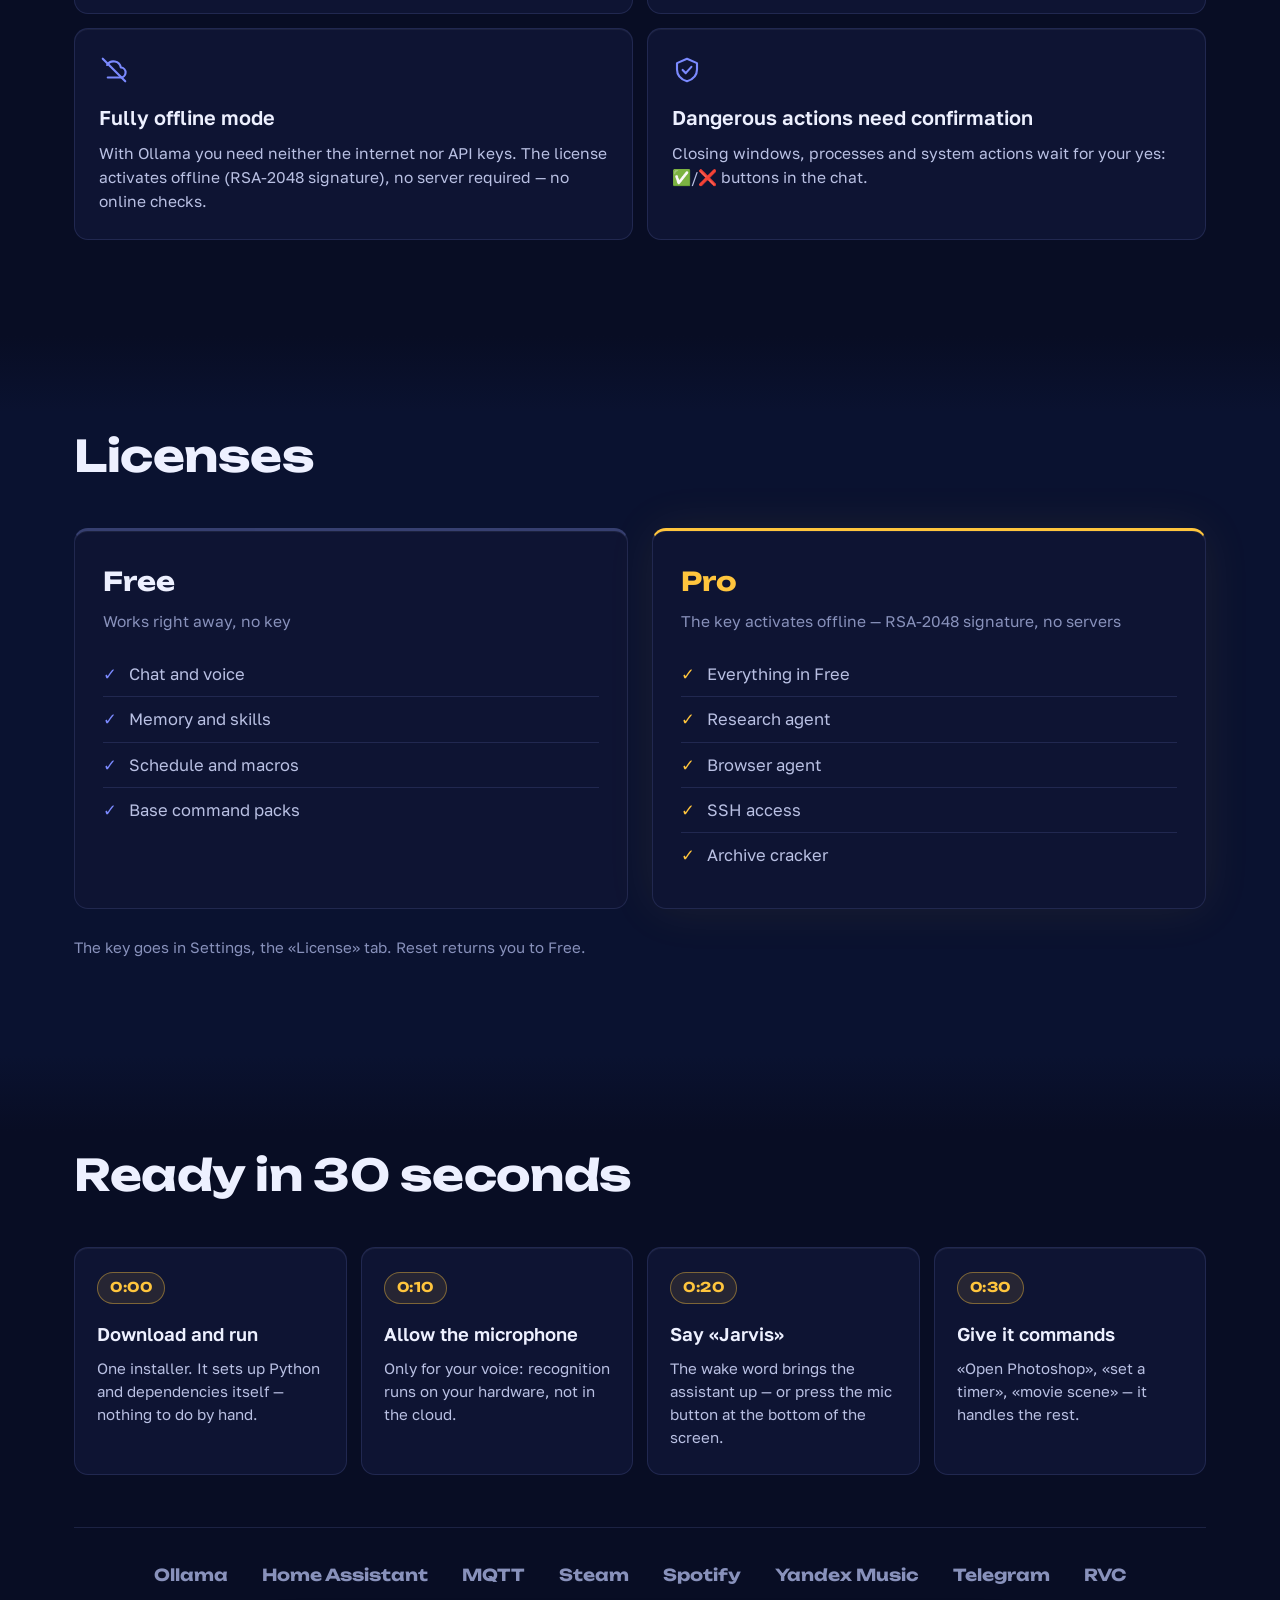
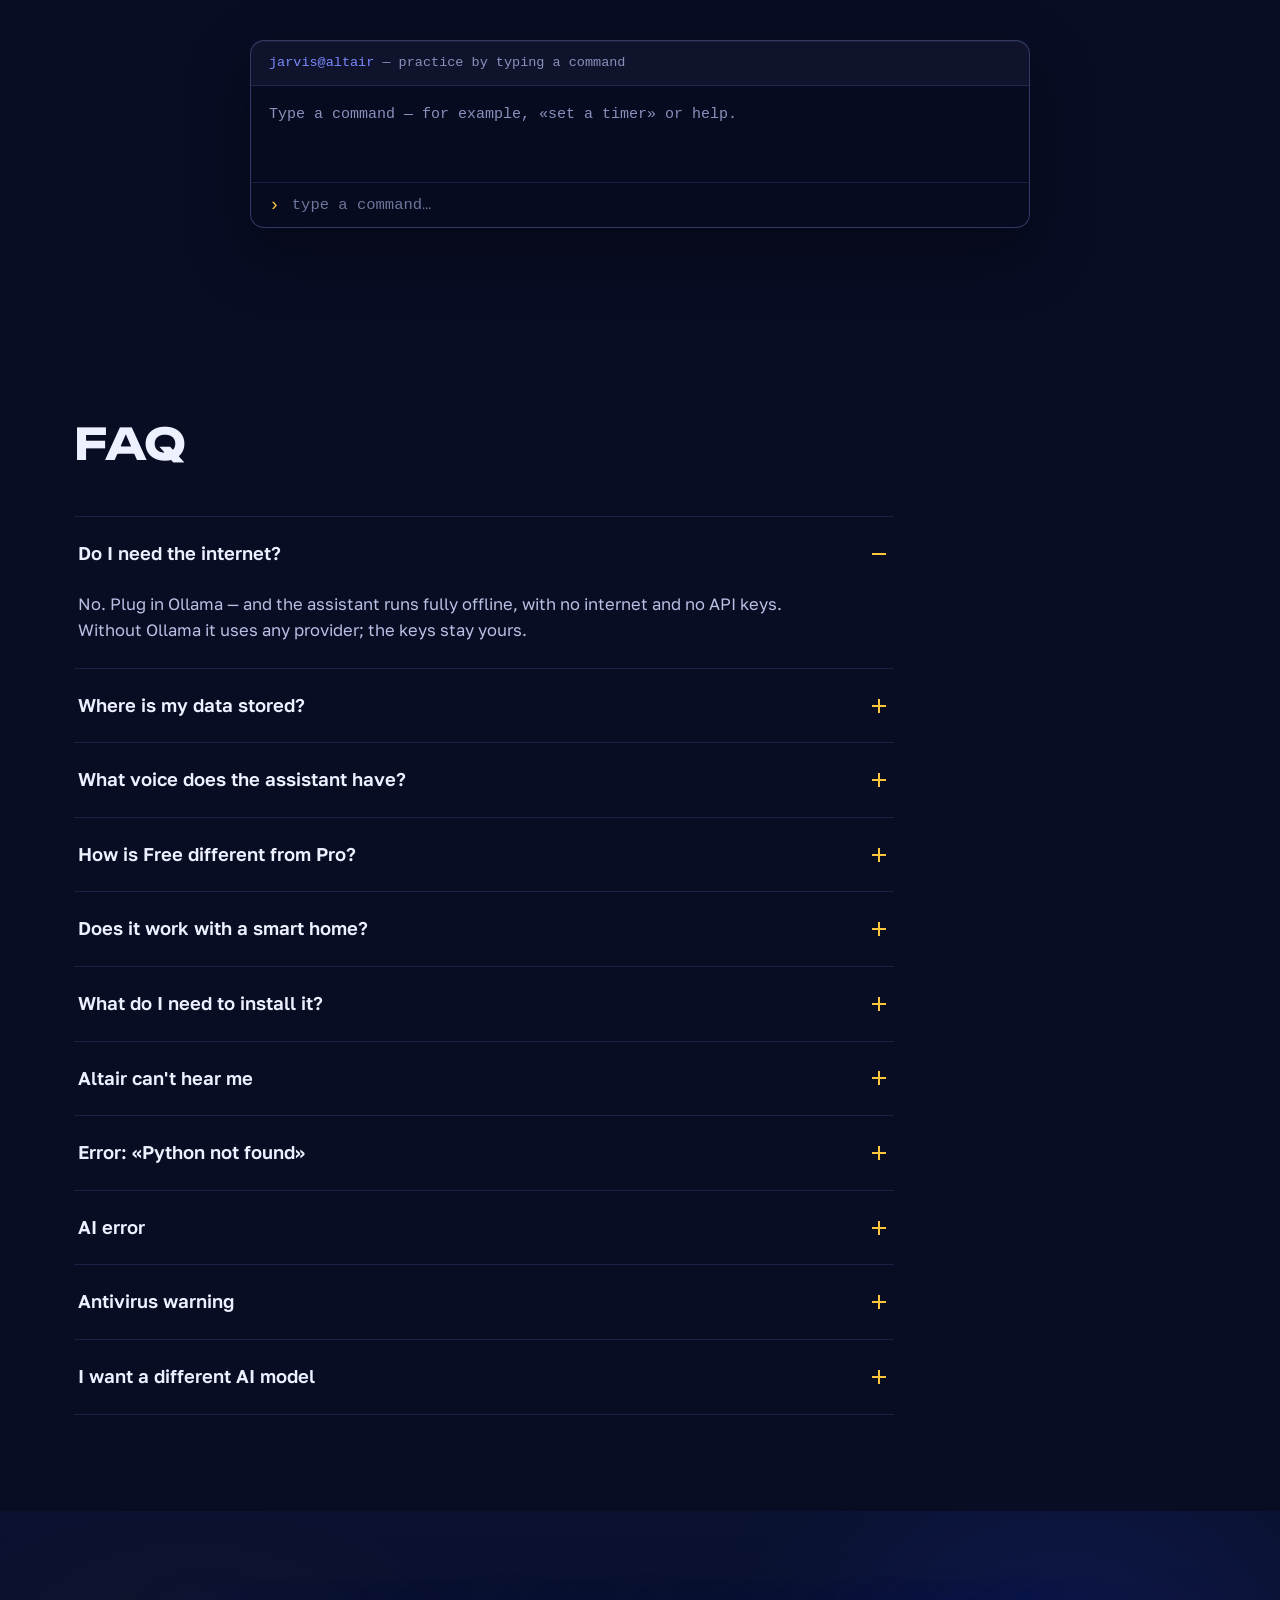
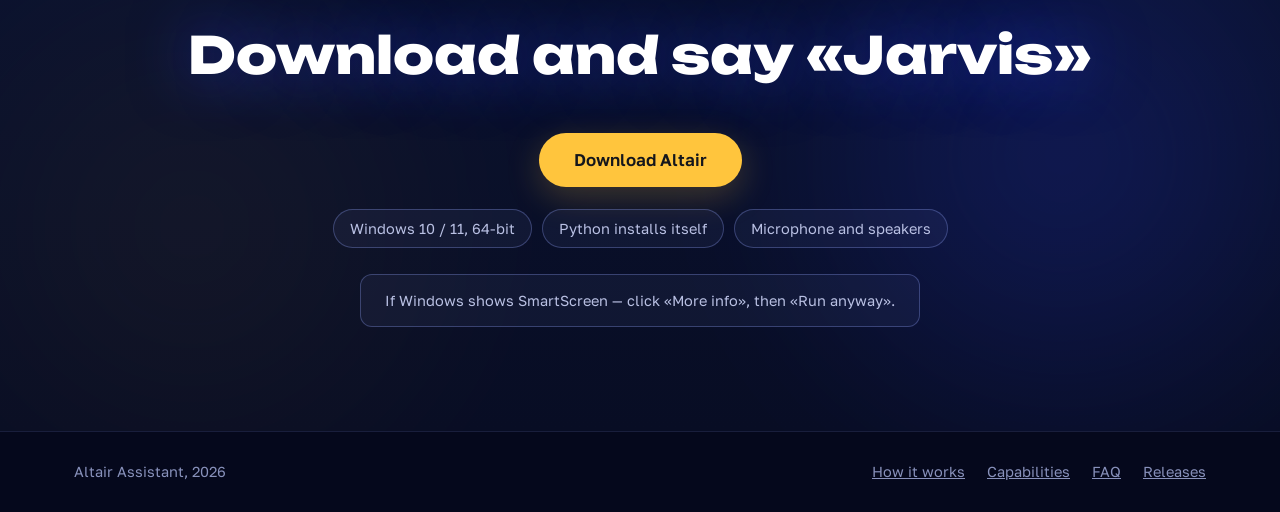
<file: en.html>
<!DOCTYPE html>
<html lang="en">
<head>
<meta charset="utf-8">
<meta name="viewport" content="width=device-width, initial-scale=1">
<title>Altair Assistant — voice assistant for Windows</title>
<meta name="description" content="Altair is a personal voice assistant for Windows 10/11. Say «Jarvis» — and the computer opens an app, plays music, sets a timer. Memory and skills live on your own disk.">
<meta property="og:title" content="Altair Assistant — voice assistant for Windows">
<meta property="og:description" content="Say «Jarvis» — and the computer does the rest. Voice, memory and skills — all local.">
<meta property="og:type" content="website">
<meta property="og:image" content="https://vipecoder228.github.io/altair-site/assets/og-en.png">
<meta property="og:image:width" content="1200">
<meta property="og:image:height" content="630">
<meta property="og:site_name" content="Altair Assistant">
<meta name="twitter:card" content="summary_large_image">
<meta name="twitter:image" content="https://vipecoder228.github.io/altair-site/assets/og-en.png">
<link rel="canonical" href="https://vipecoder228.github.io/altair-site/en.html">
<link rel="alternate" hreflang="ru" href="https://vipecoder228.github.io/altair-site/">
<link rel="alternate" hreflang="en" href="https://vipecoder228.github.io/altair-site/en.html">
<link rel="alternate" hreflang="x-default" href="https://vipecoder228.github.io/altair-site/">
<link rel="icon" type="image/svg+xml" href="assets/favicon.svg">
<link rel="apple-touch-icon" href="assets/apple-touch-icon.png">
<link rel="preload" href="assets/fonts/unbounded-800-latin.woff2" as="font" type="font/woff2" crossorigin>
<link rel="preload" href="assets/fonts/golos-text-400-latin.woff2" as="font" type="font/woff2" crossorigin>
<link rel="stylesheet" href="assets/styles.css">
<script>document.documentElement.className += ' js';</script>
<script type="application/ld+json">
{
  "@context": "https://schema.org",
  "@type": "SoftwareApplication",
  "name": "Altair Assistant",
  "alternateName": "Altair",
  "applicationCategory": "UtilitiesApplication",
  "operatingSystem": "Windows 10, Windows 11 (64-bit)",
  "softwareVersion": "1.6.4",
  "description": "A personal voice assistant for Windows: the wake word «Jarvis», window and process control, macros, memory and skills, smart home, and fully offline mode via Ollama.",
  "url": "https://github.com/vaibecoder229/altair-downloads/releases",
  "downloadUrl": "https://github.com/vaibecoder229/altair-downloads/releases/latest/download/Altair-Setup.exe",
  "offers": [
    { "@type": "Offer", "name": "Free", "price": "0", "priceCurrency": "USD" },
    { "@type": "Offer", "name": "Pro", "priceCurrency": "USD", "description": "Offline activation, RSA-2048 signature" }
  ],
  "inLanguage": ["ru", "en"]
}
</script>
</head>
<body>

<header class="site-header">
  <div class="wrap header-inner">
    <a class="brand" href="#top">
      <img src="assets/favicon.svg" alt="" width="28" height="28">
      Altair
    </a>
    <nav class="nav" aria-label="Main navigation">
      <a href="#how">How it works</a>
      <a href="#features">Capabilities</a>
      <a href="#privacy">Privacy</a>
      <a href="#license">Licenses</a>
      <a href="#faq">FAQ</a>
    </nav>
    <a class="btn btn-ghost btn-sm" href="https://github.com/vaibecoder229/altair-downloads/releases/latest/download/Altair-Setup.exe">Download</a>
    <a class="lang-link" href="index.html" hreflang="ru" lang="ru">RU</a>
  </div>
</header>

<main id="top">

  <section class="hero">
    <div class="hero-bg" aria-hidden="true">
      <canvas id="stars"></canvas>
      <div class="hero-glow"></div>
      <span class="aurora aurora-a"></span>
      <span class="aurora aurora-b"></span>
    </div>

    <div class="wrap hero-grid">
      <div class="hero-text">
        <h1>Say «Jarvis» — and the computer does the rest</h1>
        <p class="hero-sub">A voice assistant for Windows. Opens programs, calculates, plays music, answers out loud — and keeps its memory on your own disk.</p>
        <div class="hero-cta">
          <a class="btn btn-signal" href="https://github.com/vaibecoder229/altair-downloads/releases/latest/download/Altair-Setup.exe">Download Altair</a>
          <span class="hero-note">Free. Version 1.6.4, Windows 10 / 11.</span>
        </div>
      </div>

      <div class="hero-visual">
        <div class="chat" id="chat">
          <div class="chat-line chat-line-user">
            <p class="chat-bubble chat-user" id="chatUser">Jarvis, play music for work</p>
          </div>
          <div class="chat-line chat-line-alt">
            <span class="chat-avatar" aria-hidden="true">
              <svg viewBox="0 0 28 28" width="26" height="26"><rect width="28" height="28" rx="7" fill="#2E44FF"></rect><circle cx="14" cy="14" r="6.5" fill="#fff"></circle></svg>
            </span>
            <p class="chat-bubble chat-alt" id="chatAlt">Done, playing music</p>
            <p class="chat-typing" id="chatTyping" aria-hidden="true"><span></span><span></span><span></span></p>
          </div>
        </div>
        <img class="hero-shot" src="assets/img/01-chat.png" alt="Altair window: a conversation with the assistant about music and a timer" width="2160" height="1350">
      </div>
    </div>

    <div class="dock">
      <div class="wrap dock-inner">
        <button class="mic" id="micBtn" type="button" aria-pressed="false" aria-label="Toggle listening demo">
          <svg viewBox="0 0 24 24" width="24" height="24" fill="none" stroke="currentColor" stroke-width="1.8" stroke-linecap="round" aria-hidden="true">
            <rect x="9" y="3" width="6" height="11" rx="3"></rect>
            <path d="M5.5 11a6.5 6.5 0 0 0 13 0M12 17.5V21M8.5 21h7"></path>
          </svg>
        </button>
        <canvas id="wave" class="dock-wave" aria-hidden="true"></canvas>
        <span class="demo-label" id="micLabel">Click — the wave will catch your voice</span>
      </div>
    </div>
  </section>

  <section class="ticker" aria-label="Voice command examples">
    <div class="ticker-move">
      <div class="ticker-row">
        <button class="cmd" type="button" data-i="0">Jarvis, play music for work</button>
        <button class="cmd" type="button" data-i="1">Jarvis, set a timer for 25 minutes</button>
        <button class="cmd" type="button" data-i="2">Jarvis, show heavy processes</button>
        <button class="cmd" type="button" data-i="3">Jarvis, work mode</button>
        <button class="cmd" type="button" data-i="4">Jarvis, analyze my screen</button>
        <button class="cmd" type="button" data-i="5">Jarvis, movie scene</button>
        <button class="cmd" type="button" data-i="6">Jarvis, close the window</button>
        <button class="cmd" type="button" data-i="7">Jarvis, remember how I make presentations</button>
        <button class="cmd" type="button" data-i="8">Jarvis, play Spotify</button>
        <button class="cmd" type="button" data-i="9">Jarvis, remind me in an hour</button>
        <button class="cmd" type="button" data-i="10">Jarvis, take a screenshot</button>
        <button class="cmd" type="button" data-i="11">Jarvis, what is on my schedule</button>
      </div>
      <div class="ticker-row" aria-hidden="true">
        <span class="cmd" data-i="0">Jarvis, play music for work</span>
        <span class="cmd" data-i="1">Jarvis, set a timer for 25 minutes</span>
        <span class="cmd" data-i="2">Jarvis, show heavy processes</span>
        <span class="cmd" data-i="3">Jarvis, work mode</span>
        <span class="cmd" data-i="4">Jarvis, analyze my screen</span>
        <span class="cmd" data-i="5">Jarvis, movie scene</span>
        <span class="cmd" data-i="6">Jarvis, close the window</span>
        <span class="cmd" data-i="7">Jarvis, remember how I make presentations</span>
        <span class="cmd" data-i="8">Jarvis, play Spotify</span>
        <span class="cmd" data-i="9">Jarvis, remind me in an hour</span>
        <span class="cmd" data-i="10">Jarvis, take a screenshot</span>
        <span class="cmd" data-i="11">Jarvis, what is on my schedule</span>
      </div>
    </div>
  </section>

  <section class="section" id="how">
    <div class="wrap">
      <h2>How it works</h2>
      <ol class="steps">
        <li>
          <span class="step-num" aria-hidden="true">1</span>
          <h3>Say «Jarvis»</h3>
          <p>The wake word brings the assistant up — or just press the mic button and speak.</p>
        </li>
        <li>
          <span class="step-num" aria-hidden="true">2</span>
          <h3>It listens</h3>
          <p>Recognizes speech, understands the context of the conversation and turns your phrase into a command.</p>
        </li>
        <li>
          <span class="step-num" aria-hidden="true">3</span>
          <h3>It acts</h3>
          <p>Opens a program, sets a timer, turns on the kitchen light — and answers with its voice.</p>
        </li>
      </ol>
    </div>
  </section>

  <section class="section section-alt" id="features">
    <div class="wrap">
      <h2>What it can do</h2>
      <div class="tiles">
        <article class="tile tile-cobalt tile-wide">
          <span class="tile-icon" aria-hidden="true">
            <svg viewBox="0 0 24 24" fill="none" stroke="currentColor" stroke-width="1.7" stroke-linecap="round"><rect x="9" y="3" width="6" height="11" rx="3"></rect><path d="M5.5 11a6.5 6.5 0 0 0 13 0M12 17.5V21M8.5 21h7"></path></svg>
          </span>
          <h3>Voice and characters</h3>
          <p>Listens all the time and wakes on «Jarvis». Answers with a voice: classic Jarvis, GLaDOS, Postal Dude — or your own voice, cloned with RVC.</p>
        </article>
        <article class="tile tile-deep tile-wide">
          <span class="tile-icon" aria-hidden="true">
            <svg viewBox="0 0 24 24" fill="none" stroke="currentColor" stroke-width="1.7" stroke-linecap="round" stroke-linejoin="round"><path d="M6 3h9l4 4v14H6z"></path><path d="M14 3v5h5M9 13h6M9 17h4"></path></svg>
          </span>
          <h3>Memory and skills</h3>
          <p>«Remember how I make a presentation» — it saves the steps and finds them later on request.</p>
          <p class="tile-code"><code>skills/learned_презентация.md</code></p>
        </article>
        <article class="tile tile-signal tile-wide">
          <span class="tile-icon" aria-hidden="true">
            <svg viewBox="0 0 24 24" fill="none" stroke="currentColor" stroke-width="1.7" stroke-linecap="round" stroke-linejoin="round"><path d="M13 2 4 14h7l-1 8 9-12h-7z"></path></svg>
          </span>
          <h3>Macros and if-then rules</h3>
          <p>The phrase «work mode» opens everything you need in one command. It writes the rule itself, in plain language.</p>
          <p class="tile-code"><code>if battery below 20% → quiet mode</code></p>
        </article>
        <article class="tile">
          <span class="tile-icon" aria-hidden="true">
            <svg viewBox="0 0 24 24" fill="none" stroke="currentColor" stroke-width="1.7" stroke-linecap="round" stroke-linejoin="round"><rect x="3" y="5" width="13" height="10" rx="1.5"></rect><rect x="8" y="9" width="13" height="10" rx="1.5"></rect></svg>
          </span>
          <h3>Windows and processes</h3>
          <p>«Close the window», «show heavy processes» — by voice. Dangerous actions ask for confirmation.</p>
        </article>
        <article class="tile">
          <span class="tile-icon" aria-hidden="true">
            <svg viewBox="0 0 24 24" fill="none" stroke="currentColor" stroke-width="1.7" stroke-linecap="round" stroke-linejoin="round"><path d="M3 11l9-7 9 7"></path><path d="M5 10v10h14V10"></path></svg>
          </span>
          <h3>Smart home</h3>
          <p>Lights, outlets, climate and scenes via Home Assistant and MQTT: «movie scene».</p>
        </article>
        <article class="tile">
          <span class="tile-icon" aria-hidden="true">
            <svg viewBox="0 0 24 24" fill="none" stroke="currentColor" stroke-width="1.7" stroke-linecap="round" stroke-linejoin="round"><path d="M21 4 3 11l6 2 2 6z"></path><path d="M21 4l-9 15"></path></svg>
          </span>
          <h3>Telegram</h3>
          <p>Control it from chat: voice messages, reminders, confirmation buttons.</p>
        </article>
        <article class="tile">
          <span class="tile-icon" aria-hidden="true">
            <svg viewBox="0 0 24 24" fill="none" stroke="currentColor" stroke-width="1.7" stroke-linecap="round" stroke-linejoin="round"><path d="M7 18h10a4 4 0 0 0 .5-8 6 6 0 0 0-11-2"></path><path d="M3 3l18 18"></path></svg>
          </span>
          <h3>Works offline</h3>
          <p>Plug in Ollama — and the assistant needs neither the internet nor API keys.</p>
        </article>
        <article class="tile">
          <span class="tile-icon" aria-hidden="true">
            <svg viewBox="0 0 24 24" fill="none" stroke="currentColor" stroke-width="1.7" stroke-linecap="round" stroke-linejoin="round"><rect x="2" y="7" width="20" height="11" rx="5.5"></rect><path d="M7 11v3M5.5 12.5h3M15.8 11.8h.01M18.2 14.2h.01"></path></svg>
          </span>
          <h3>Games and media</h3>
          <p>Launches games from Steam, plays music in Yandex Music and Spotify, adjusts the volume.</p>
        </article>
        <article class="tile">
          <span class="tile-icon" aria-hidden="true">
            <svg viewBox="0 0 24 24" fill="none" stroke="currentColor" stroke-width="1.7" stroke-linecap="round" stroke-linejoin="round"><path d="M3 8h4l2-3h6l2 3h4v11H3z"></path><circle cx="12" cy="13" r="3.2"></circle></svg>
          </span>
          <h3>Screenshots and screen</h3>
          <p>Takes a screenshot and explains what is on it — ask «analyze my screen».</p>
        </article>
      </div>
    </div>
  </section>

  <section class="section" id="commands">
    <div class="wrap">
      <div class="sec-head">
        <h2>What to say</h2>
        <p class="sec-lead">Tap a phrase — the assistant answers in the chat above.</p>
      </div>
      <div class="cmd-groups">
        <article class="cmd-card">
          <h3>System and windows</h3>
          <div class="cmd-chips">
            <button class="cmd" type="button" data-i="2">Jarvis, show heavy processes</button>
            <button class="cmd" type="button" data-i="6">Jarvis, close the window</button>
            <button class="cmd" type="button" data-i="12">Jarvis, open downloads</button>
            <button class="cmd" type="button" data-i="10">Jarvis, take a screenshot</button>
            <button class="cmd" type="button" data-i="4">Jarvis, analyze my screen</button>
          </div>
        </article>
        <article class="cmd-card">
          <h3>Music and media</h3>
          <div class="cmd-chips">
            <button class="cmd" type="button" data-i="0">Jarvis, play music for work</button>
            <button class="cmd" type="button" data-i="8">Jarvis, play Spotify</button>
            <button class="cmd" type="button" data-i="13">Jarvis, play the charts</button>
          </div>
        </article>
        <article class="cmd-card">
          <h3>Smart home</h3>
          <div class="cmd-chips">
            <button class="cmd" type="button" data-i="5">Jarvis, movie scene</button>
            <button class="cmd" type="button" data-i="14">Jarvis, turn on the kitchen light</button>
            <button class="cmd" type="button" data-i="15">Jarvis, set 23 degrees in the bedroom</button>
            <button class="cmd" type="button" data-i="16">Jarvis, turn everything off</button>
          </div>
        </article>
        <article class="cmd-card">
          <h3>Memory and schedule</h3>
          <div class="cmd-chips">
            <button class="cmd" type="button" data-i="7">Jarvis, remember how I make presentations</button>
            <button class="cmd" type="button" data-i="9">Jarvis, remind me in an hour</button>
            <button class="cmd" type="button" data-i="11">Jarvis, what is on my schedule</button>
          </div>
        </article>
        <article class="cmd-card">
          <h3>Smart rules</h3>
          <div class="cmd-chips">
            <button class="cmd" type="button" data-i="17">Jarvis, if battery drops below 20% — enable quiet mode</button>
            <button class="cmd" type="button" data-i="18">Jarvis, when I plug in the charger — open the desktop</button>
            <button class="cmd" type="button" data-i="19">Jarvis, if I don’t move the mouse for 10 minutes — lock the PC</button>
          </div>
        </article>
        <article class="cmd-card">
          <h3>Quick answers</h3>
          <div class="cmd-chips">
            <button class="cmd" type="button" data-i="20">Jarvis, weather</button>
            <button class="cmd" type="button" data-i="21">Jarvis, dollar rate</button>
            <button class="cmd" type="button" data-i="22">Jarvis, briefing</button>
            <button class="cmd" type="button" data-i="1">Jarvis, set a timer for 25 minutes</button>
            <button class="cmd" type="button" data-i="3">Jarvis, work mode</button>
          </div>
        </article>
      </div>
    </div>
  </section>

  <section class="section band-deep" id="inside">
    <div class="wrap">
      <div class="band-head">
        <h2>Memory lives on your disk</h2>
        <p>Skills, history, rules and settings are local files in your folder. No registration, no accounts. Want zero cloud — plug in Ollama and work offline.</p>
      </div>
      <div class="shots">
        <figure>
          <img src="assets/img/01-chat.png" alt="Altair chat screen: a music request and a timer, the assistant's reply" width="2160" height="1350" loading="lazy" decoding="async">
          <figcaption>Chat</figcaption>
        </figure>
        <figure>
          <img src="assets/img/02-control.png" alt="Altair control screen: modes, triggers and schedule" width="2160" height="1350" loading="lazy" decoding="async">
          <figcaption>Control</figcaption>
        </figure>
        <figure>
          <img src="assets/img/03-skills.png" alt="Altair skills screen: saved assistant instructions" width="2160" height="1350" loading="lazy" decoding="async">
          <figcaption>Skills</figcaption>
        </figure>
        <figure>
          <img src="assets/img/04-settings.png" alt="Altair settings screen: voice, AI provider and license" width="2160" height="1350" loading="lazy" decoding="async">
          <figcaption>Settings</figcaption>
        </figure>
      </div>
    </div>
  </section>

  <section class="section" id="privacy">
    <div class="wrap">
      <h2>Privacy and security</h2>
      <div class="tiles">
        <article class="tile tile-wide">
          <span class="tile-icon" aria-hidden="true">
            <svg viewBox="0 0 24 24" fill="none" stroke="currentColor" stroke-width="1.7" stroke-linecap="round" stroke-linejoin="round"><path d="M4 7.5 12 3l8 4.5v9L12 21l-8-4.5z"></path><path d="M4 7.5 12 12l8-4.5M12 12v9"></path></svg>
          </span>
          <h3>Your data — local files</h3>
          <p>Memory, skills, history and settings are plain files in your folder. No registration, no accounts, no cloud.</p>
        </article>
        <article class="tile tile-wide">
          <span class="tile-icon" aria-hidden="true">
            <svg viewBox="0 0 24 24" fill="none" stroke="currentColor" stroke-width="1.7" stroke-linecap="round" stroke-linejoin="round"><rect x="4" y="10" width="16" height="11" rx="2"></rect><path d="M8 10V7a4 4 0 0 1 8 0v3"></path><circle cx="12" cy="15.5" r="1.6"></circle></svg>
          </span>
          <h3>Secrets locked by Windows</h3>
          <p>API keys and tokens are encrypted with DPAPI (Data Protection API): only your Windows profile can read them. If encryption isn't available, Altair won't write the key in plain text.</p>
        </article>
        <article class="tile tile-wide">
          <span class="tile-icon" aria-hidden="true">
            <svg viewBox="0 0 24 24" fill="none" stroke="currentColor" stroke-width="1.7" stroke-linecap="round" stroke-linejoin="round"><path d="M7 18h10a4 4 0 0 0 .5-8 6 6 0 0 0-11-2"></path><path d="M3 3l18 18"></path></svg>
          </span>
          <h3>Fully offline mode</h3>
          <p>With Ollama you need neither the internet nor API keys. The license activates offline (RSA-2048 signature), no server required — no online checks.</p>
        </article>
        <article class="tile tile-wide">
          <span class="tile-icon" aria-hidden="true">
            <svg viewBox="0 0 24 24" fill="none" stroke="currentColor" stroke-width="1.7" stroke-linecap="round" stroke-linejoin="round"><path d="M12 3 4 6.5v5c0 5 3.5 8 8 9.5 4.5-1.5 8-4.5 8-9.5v-5z"></path><path d="m8.5 12 2.5 2.5 4.5-5"></path></svg>
          </span>
          <h3>Dangerous actions need confirmation</h3>
          <p>Closing windows, processes and system actions wait for your yes: ✅/❌ buttons in the chat.</p>
        </article>
      </div>
    </div>
  </section>

  <section class="section section-alt" id="license">
    <div class="wrap">
      <h2>Licenses</h2>
      <div class="plans">
        <div class="plan">
          <h3>Free</h3>
          <p class="plan-for">Works right away, no key</p>
          <ul>
            <li>Chat and voice</li>
            <li>Memory and skills</li>
            <li>Schedule and macros</li>
            <li>Base command packs</li>
          </ul>
        </div>
        <div class="plan plan-pro">
          <h3>Pro</h3>
          <p class="plan-for">The key activates offline — RSA-2048 signature, no servers</p>
          <ul>
            <li>Everything in Free</li>
            <li>Research agent</li>
            <li>Browser agent</li>
            <li>SSH access</li>
            <li>Archive cracker</li>
          </ul>
        </div>
      </div>
      <p class="plan-note">The key goes in Settings, the «License» tab. Reset returns you to Free.</p>
    </div>
  </section>

  <section class="section section-onboard" id="start">
    <div class="wrap">
      <h2>Ready in 30 seconds</h2>
      <ol class="quick">
        <li>
          <span class="quick-time" aria-hidden="true">0:00</span>
          <h3>Download and run</h3>
          <p>One installer. It sets up Python and dependencies itself — nothing to do by hand.</p>
        </li>
        <li>
          <span class="quick-time" aria-hidden="true">0:10</span>
          <h3>Allow the microphone</h3>
          <p>Only for your voice: recognition runs on your hardware, not in the cloud.</p>
        </li>
        <li>
          <span class="quick-time" aria-hidden="true">0:20</span>
          <h3>Say «Jarvis»</h3>
          <p>The wake word brings the assistant up — or press the mic button at the bottom of the screen.</p>
        </li>
        <li>
          <span class="quick-time" aria-hidden="true">0:30</span>
          <h3>Give it commands</h3>
          <p>«Open Photoshop», «set a timer», «movie scene» — it handles the rest.</p>
        </li>
      </ol>

      <div class="tech" aria-label="Works with">
        <span class="tech-item">Ollama</span>
        <span class="tech-item">Home Assistant</span>
        <span class="tech-item">MQTT</span>
        <span class="tech-item">Steam</span>
        <span class="tech-item">Spotify</span>
        <span class="tech-item">Yandex Music</span>
        <span class="tech-item">Telegram</span>
        <span class="tech-item">RVC</span>
      </div>

      <div class="terminal" id="terminal">
        <p class="term-head">jarvis@altair <span>— practice by typing a command</span></p>
        <div class="term-log" id="termLog" aria-live="polite">
          <p class="term-line term-info">Type a command — for example, «set a timer» or help.</p>
        </div>
        <form class="term-form" id="termForm">
          <label class="term-prompt" for="termInput">›</label>
          <input id="termInput" type="text" autocomplete="off" spellcheck="false" placeholder="type a command…" aria-label="Command for the assistant">
        </form>
      </div>
    </div>
  </section>

  <section class="section section-faq" id="faq">
    <div class="wrap">
      <h2>FAQ</h2>
      <div class="faq">
        <details class="faq-item" open>
          <summary>Do I need the internet?<span class="faq-mark" aria-hidden="true"></span></summary>
          <div class="faq-body"><p>No. Plug in Ollama — and the assistant runs fully offline, with no internet and no API keys. Without Ollama it uses any provider; the keys stay yours.</p></div>
        </details>
        <details class="faq-item">
          <summary>Where is my data stored?<span class="faq-mark" aria-hidden="true"></span></summary>
          <div class="faq-body"><p>Locally, in your folder: memory, skills, history, rules and settings — plain files. No registration, no accounts, no cloud.</p></div>
        </details>
        <details class="faq-item">
          <summary>What voice does the assistant have?<span class="faq-mark" aria-hidden="true"></span></summary>
          <div class="faq-body"><p>Classic Jarvis, GLaDOS, Postal Dude — or your own voice, cloned with RVC.</p></div>
        </details>
        <details class="faq-item">
          <summary>How is Free different from Pro?<span class="faq-mark" aria-hidden="true"></span></summary>
          <div class="faq-body"><p>Free includes chat, voice, memory, schedule and base command packs. Pro adds the research agent, browser agent, SSH access and the archive cracker. The Pro key activates offline; a reset returns you to Free.</p></div>
        </details>
        <details class="faq-item">
          <summary>Does it work with a smart home?<span class="faq-mark" aria-hidden="true"></span></summary>
          <div class="faq-body"><p>Yes: Home Assistant and MQTT — lights, outlets, climate and scenes by voice, for example «movie scene». Control goes direct, with no cloud in between.</p></div>
        </details>
        <details class="faq-item">
          <summary>What do I need to install it?<span class="faq-mark" aria-hidden="true"></span></summary>
          <div class="faq-body">
            <p>Windows 10 / 11, 64-bit. The installer brings the rest — nothing by hand.</p>
            <ul class="req-list">
              <li><b>Internet</b> — needed for the AI and voice</li>
              <li><b>Microphone</b> — optional, for voice commands</li>
              <li><b>FFmpeg</b> — optional, for better recording quality</li>
              <li><b>Python</b> — installed automatically</li>
            </ul>
          </div>
        </details>
        <details class="faq-item">
          <summary>Altair can't hear me<span class="faq-mark" aria-hidden="true"></span></summary>
          <div class="faq-body"><p>Go to Settings → pick the right microphone → press «Test microphone».</p></div>
        </details>
        <details class="faq-item">
          <summary>Error: «Python not found»<span class="faq-mark" aria-hidden="true"></span></summary>
          <div class="faq-body"><p>Reinstall Altair and allow the installer to set up Python when asked.</p></div>
        </details>
        <details class="faq-item">
          <summary>AI error<span class="faq-mark" aria-hidden="true"></span></summary>
          <div class="faq-body"><p>Check the API key in Settings and make sure the key is active on your provider's website.</p></div>
        </details>
        <details class="faq-item">
          <summary>Antivirus warning<span class="faq-mark" aria-hidden="true"></span></summary>
          <div class="faq-body"><p>Altair uses system APIs to control sound and windows, which can trigger false positives. Add the install folder to your antivirus exceptions.</p></div>
        </details>
        <details class="faq-item">
          <summary>I want a different AI model<span class="faq-mark" aria-hidden="true"></span></summary>
          <div class="faq-body"><p>In Settings, switch the provider or enter your own Base URL and model.</p></div>
        </details>
      </div>
    </div>
  </section>

  <section class="hero final-cta" id="download">
    <div class="hero-bg" aria-hidden="true">
      <span class="aurora aurora-a"></span>
      <span class="aurora aurora-b"></span>
    </div>
    <div class="wrap final-inner">
      <h2>Download and say «Jarvis»</h2>
      <a class="btn btn-signal" href="https://github.com/vaibecoder229/altair-downloads/releases/latest/download/Altair-Setup.exe">Download Altair</a>
      <ul class="req-row" aria-label="System requirements">
        <li>Windows 10 / 11, 64-bit</li>
        <li>Python installs itself</li>
        <li>Microphone and speakers</li>
      </ul>
      <p class="final-hint">If Windows shows SmartScreen — click «More info», then «Run anyway».</p>
    </div>
  </section>

</main>

<footer class="site-footer">
  <div class="wrap footer-inner">
    <span>Altair Assistant, 2026</span>
    <nav aria-label="Footer links">
      <a href="#how">How it works</a>
      <a href="#features">Capabilities</a>
      <a href="#faq">FAQ</a>
      <a href="https://github.com/vaibecoder229/altair-downloads/releases">Releases</a>
    </nav>
  </div>
</footer>

<div class="lightbox" id="lightbox" hidden>
  <button class="lb-btn lb-close" type="button" data-lb-close aria-label="Close viewer">
    <svg viewBox="0 0 24 24" width="22" height="22" fill="none" stroke="currentColor" stroke-width="2" stroke-linecap="round" aria-hidden="true"><path d="M6 6l12 12M18 6L6 18"></path></svg>
  </button>
  <button class="lb-btn lb-prev" type="button" data-lb-prev aria-label="Previous screenshot">
    <svg viewBox="0 0 24 24" width="24" height="24" fill="none" stroke="currentColor" stroke-width="2" stroke-linecap="round" stroke-linejoin="round" aria-hidden="true"><path d="M15 5l-7 7 7 7"></path></svg>
  </button>
  <figure class="lb-stage">
    <img id="lbImg" alt="">
    <figcaption id="lbCap"></figcaption>
  </figure>
  <button class="lb-btn lb-next" type="button" data-lb-next aria-label="Next screenshot">
    <svg viewBox="0 0 24 24" width="24" height="24" fill="none" stroke="currentColor" stroke-width="2" stroke-linecap="round" stroke-linejoin="round" aria-hidden="true"><path d="M9 5l7 7-7 7"></path></svg>
  </button>
</div>

<script src="assets/site.js" defer></script>
</body>
</html>
</file>
<file: assets/styles.css>
/* Altair Assistant — «Night Signal» design system */

/* ---- Fonts (local, ru + latin) ---- */
@font-face { font-family: 'Golos Text'; font-style: normal; font-weight: 400; font-display: swap; src: url('fonts/golos-text-400-cyrillic.woff2') format('woff2'); unicode-range: U+0301, U+0400-045F, U+0490-0491, U+04B0-04B1, U+2116; }
@font-face { font-family: 'Golos Text'; font-style: normal; font-weight: 400; font-display: swap; src: url('fonts/golos-text-400-latin.woff2') format('woff2'); unicode-range: U+0000-00FF, U+0131, U+0152-0153, U+02BB-02BC, U+02C6, U+02DA, U+02DC, U+0304, U+0308, U+0329, U+2000-206F, U+2074, U+20AC, U+2122, U+2191, U+2193, U+2212, U+2215, U+FEFF, U+FFFD; }
@font-face { font-family: 'Golos Text'; font-style: normal; font-weight: 500; font-display: swap; src: url('fonts/golos-text-500-cyrillic.woff2') format('woff2'); unicode-range: U+0301, U+0400-045F, U+0490-0491, U+04B0-04B1, U+2116; }
@font-face { font-family: 'Golos Text'; font-style: normal; font-weight: 500; font-display: swap; src: url('fonts/golos-text-500-latin.woff2') format('woff2'); unicode-range: U+0000-00FF, U+0131, U+0152-0153, U+02BB-02BC, U+02C6, U+02DA, U+02DC, U+0304, U+0308, U+0329, U+2000-206F, U+2074, U+20AC, U+2122, U+2191, U+2193, U+2212, U+2215, U+FEFF, U+FFFD; }
@font-face { font-family: 'Golos Text'; font-style: normal; font-weight: 600; font-display: swap; src: url('fonts/golos-text-600-cyrillic.woff2') format('woff2'); unicode-range: U+0301, U+0400-045F, U+0490-0491, U+04B0-04B1, U+2116; }
@font-face { font-family: 'Golos Text'; font-style: normal; font-weight: 600; font-display: swap; src: url('fonts/golos-text-600-latin.woff2') format('woff2'); unicode-range: U+0000-00FF, U+0131, U+0152-0153, U+02BB-02BC, U+02C6, U+02DA, U+02DC, U+0304, U+0308, U+0329, U+2000-206F, U+2074, U+20AC, U+2122, U+2191, U+2193, U+2212, U+2215, U+FEFF, U+FFFD; }
@font-face { font-family: 'Golos Text'; font-style: normal; font-weight: 700; font-display: swap; src: url('fonts/golos-text-700-cyrillic.woff2') format('woff2'); unicode-range: U+0301, U+0400-045F, U+0490-0491, U+04B0-04B1, U+2116; }
@font-face { font-family: 'Golos Text'; font-style: normal; font-weight: 700; font-display: swap; src: url('fonts/golos-text-700-latin.woff2') format('woff2'); unicode-range: U+0000-00FF, U+0131, U+0152-0153, U+02BB-02BC, U+02C6, U+02DA, U+02DC, U+0304, U+0308, U+0329, U+2000-206F, U+2074, U+20AC, U+2122, U+2191, U+2193, U+2212, U+2215, U+FEFF, U+FFFD; }
@font-face { font-family: 'Unbounded'; font-style: normal; font-weight: 700; font-display: swap; src: url('fonts/unbounded-700-cyrillic.woff2') format('woff2'); unicode-range: U+0301, U+0400-045F, U+0490-0491, U+04B0-04B1, U+2116; }
@font-face { font-family: 'Unbounded'; font-style: normal; font-weight: 700; font-display: swap; src: url('fonts/unbounded-700-latin.woff2') format('woff2'); unicode-range: U+0000-00FF, U+0131, U+0152-0153, U+02BB-02BC, U+02C6, U+02DA, U+02DC, U+0304, U+0308, U+0329, U+2000-206F, U+2074, U+20AC, U+2122, U+2191, U+2193, U+2212, U+2215, U+FEFF, U+FFFD; }
@font-face { font-family: 'Unbounded'; font-style: normal; font-weight: 800; font-display: swap; src: url('fonts/unbounded-800-cyrillic.woff2') format('woff2'); unicode-range: U+0301, U+0400-045F, U+0490-0491, U+04B0-04B1, U+2116; }
@font-face { font-family: 'Unbounded'; font-style: normal; font-weight: 800; font-display: swap; src: url('fonts/unbounded-800-latin.woff2') format('woff2'); unicode-range: U+0000-00FF, U+0131, U+0152-0153, U+02BB-02BC, U+02C6, U+02DA, U+02DC, U+0304, U+0308, U+0329, U+2000-206F, U+2074, U+20AC, U+2122, U+2191, U+2193, U+2212, U+2215, U+FEFF, U+FFFD; }

/* ---- Tokens ---- */
:root {
  --bg: #080D24;
  --bg-2: #0A1230;
  --bg-deep: #05081C;
  --panel: #0E1433;
  --panel-2: #121A46;
  --line: rgba(150, 165, 255, 0.14);
  --line-strong: rgba(150, 165, 255, 0.3);
  --cobalt: #2E44FF;
  --cobalt-fill: #1B2CCF;
  --signal: #FFC53D;
  --text: #EDF0FF;
  --text-soft: #B9C0E3;
  --text-dim: #8891BB;
  --font-body: 'Golos Text', system-ui, -apple-system, 'Segoe UI', sans-serif;
  --font-display: 'Unbounded', system-ui, sans-serif;
}

* { box-sizing: border-box; }
html { scroll-behavior: smooth; }
body {
  margin: 0;
  background: var(--bg);
  color: var(--text);
  font-family: var(--font-body);
  font-size: 17px;
  line-height: 1.6;
  -webkit-font-smoothing: antialiased;
}
body::after {
  content: '';
  position: fixed;
  inset: 0;
  z-index: 90;
  pointer-events: none;
  opacity: 0.05;
  background-image: url("data:image/svg+xml,%3Csvg xmlns='http://www.w3.org/2000/svg' width='160' height='160'%3E%3Cfilter id='n'%3E%3CfeTurbulence type='fractalNoise' baseFrequency='0.9' numOctaves='2'/%3E%3C/filter%3E%3Crect width='160' height='160' filter='url(%23n)'/%3E%3C/svg%3E");
}
::selection { background: var(--signal); color: #14161C; }
img { max-width: 100%; height: auto; display: block; }
h1, h2, h3 { margin: 0; overflow-wrap: break-word; }
h1, h2 { font-family: var(--font-display); hyphens: none; }
p { margin: 0; }
a { color: inherit; }

.wrap { max-width: 1180px; margin: 0 auto; padding: 0 24px; }

.section { padding: 96px 0; scroll-margin-top: 72px; }
.section-alt { background: var(--bg-2); position: relative; }
.section-alt::before {
  content: '';
  position: absolute;
  top: 0; left: 0; right: 0;
  height: 76px;
  background: linear-gradient(180deg, var(--bg), transparent);
  pointer-events: none;
}
.band-deep + .section-alt::before {
  background: linear-gradient(180deg, var(--bg-deep), transparent);
}
.band-deep + .section#privacy { position: relative; }
.band-deep + .section#privacy::before {
  content: '';
  position: absolute;
  top: 0; left: 0; right: 0;
  height: 76px;
  background: linear-gradient(180deg, var(--bg-deep), transparent);
  pointer-events: none;
}
#commands + .band-deep::before {
  background:
    linear-gradient(180deg, var(--bg) 0, transparent 76px),
    radial-gradient(60% 55% at 50% 100%, rgba(46, 68, 255, 0.16), transparent 70%);
}
.section-onboard { position: relative; }
.section-onboard::before {
  content: '';
  position: absolute;
  top: 0; left: 0; right: 0;
  height: 76px;
  background: linear-gradient(180deg, var(--bg-2), transparent);
  pointer-events: none;
}
.section h2 {
  font-size: clamp(28px, 3.4vw, 44px);
  font-weight: 700;
  line-height: 1.12;
  letter-spacing: -0.01em;
  margin-bottom: 48px;
  color: var(--text);
}
.sec-head h2 { margin-bottom: 14px; }
.sec-lead {
  color: var(--text-soft);
  font-size: 17px;
  line-height: 1.6;
  max-width: 62ch;
  margin-bottom: 44px;
}

/* ---- Buttons ---- */
.btn {
  display: inline-block;
  font-family: var(--font-body);
  font-size: 17px;
  font-weight: 600;
  line-height: 1.2;
  padding: 16px 34px;
  border-radius: 999px;
  border: 1.5px solid transparent;
  text-decoration: none;
  cursor: pointer;
  transition: background-color .18s ease, transform .18s ease, box-shadow .25s ease;
}
.btn-signal {
  background: var(--signal);
  color: #14161C;
  box-shadow: 0 10px 34px rgba(255, 197, 61, 0.22);
}
.btn-signal:hover { background: #FFD46A; box-shadow: 0 12px 44px rgba(255, 197, 61, 0.34); }
.btn-ghost { background: rgba(255,255,255,.04); color: var(--white, #fff); border-color: rgba(255,255,255,.45); }
.btn-ghost:hover { background: rgba(255,255,255,.1); border-color: rgba(255,255,255,.75); }
.btn-sm { font-size: 15px; padding: 10px 22px; }
.btn:active { transform: translateY(1px); }

/* ---- Header ---- */
.site-header {
  position: sticky;
  top: 0;
  z-index: 20;
  background: rgba(8, 13, 36, 0.72);
  backdrop-filter: blur(14px);
  -webkit-backdrop-filter: blur(14px);
  border-bottom: 1px solid var(--line);
}
.header-inner { display: flex; align-items: center; gap: 28px; min-height: 64px; }
.brand {
  display: flex; align-items: center; gap: 10px;
  font-family: var(--font-display);
  font-weight: 800;
  font-size: 18px;
  color: var(--text);
  text-decoration: none;
}
.brand img { border-radius: 7px; box-shadow: 0 0 18px rgba(46, 68, 255, 0.55); }
.nav { display: flex; gap: 26px; margin-left: auto; }
.nav a { color: var(--text-soft); text-decoration: none; font-size: 15.5px; }
.nav a:hover { color: var(--text); text-decoration: underline; text-underline-offset: 4px; }
.lang-link {
  flex: none;
  font-size: 13.5px;
  font-weight: 700;
  letter-spacing: .06em;
  color: var(--text-dim);
  text-decoration: none;
  border: 1px solid var(--line);
  border-radius: 999px;
  padding: 7px 13px;
  transition: color .18s ease, border-color .18s ease;
}
.lang-link:hover { color: var(--signal); border-color: rgba(255, 197, 61, 0.55); }

/* ---- Hero ---- */
.hero {
  position: relative;
  background: linear-gradient(180deg, #0A1230 0%, #080D24 100%);
  color: var(--text);
  scroll-margin-top: 72px;
  overflow: hidden;
}
.hero-bg { position: absolute; inset: 0; z-index: 0; }
.hero-bg canvas { position: absolute; inset: 0; width: 100%; height: 100%; }
.hero-glow {
  position: absolute;
  inset: 0;
  background:
    radial-gradient(58% 68% at 76% 16%, rgba(46, 68, 255, 0.45), transparent 68%),
    radial-gradient(44% 55% at 8% 96%, rgba(255, 197, 61, 0.07), transparent 70%),
    radial-gradient(70% 60% at 50% 120%, rgba(46, 68, 255, 0.18), transparent 70%);
}
.final-cta .hero-glow { display: none; }

/* Aurora blobs — slow drifting light for depth */
.aurora {
  position: absolute;
  width: 58vmax;
  height: 58vmax;
  border-radius: 50%;
  filter: blur(64px);
  opacity: 0.32;
  pointer-events: none;
}
.aurora-a {
  top: -24%;
  right: -12%;
  background: radial-gradient(circle, rgba(46, 68, 255, 0.65), transparent 66%);
}
.aurora-b {
  bottom: -32%;
  left: -14%;
  background: radial-gradient(circle, rgba(255, 197, 61, 0.16), transparent 68%);
}
@media (prefers-reduced-motion: no-preference) {
  .aurora-a { animation: drift-a 26s ease-in-out infinite alternate; }
  .aurora-b { animation: drift-b 34s ease-in-out infinite alternate; }
}
@keyframes drift-a {
  from { transform: translate(0, 0) scale(1); }
  to { transform: translate(-5vmax, 4vmax) scale(1.12); }
}
@keyframes drift-b {
  from { transform: translate(0, 0) scale(1); }
  to { transform: translate(4vmax, -3vmax) scale(1.08); }
}

.hero-grid {
  position: relative;
  z-index: 1;
  display: grid;
  grid-template-columns: 1.05fr .95fr;
  gap: 56px;
  align-items: center;
  padding-top: 76px;
  padding-bottom: 64px;
}
.hero h1 {
  font-size: clamp(34px, 3.9vw, 50px);
  font-weight: 800;
  line-height: 1.08;
  letter-spacing: -0.02em;
  max-width: 15ch;
  margin-bottom: 26px;
  color: #FFFFFF;
  text-shadow: 0 0 60px rgba(46, 68, 255, 0.5);
}
.hero-sub {
  font-size: 18.5px;
  line-height: 1.6;
  color: var(--text-soft);
  max-width: 56ch;
  margin-bottom: 36px;
}
.hero-cta { display: flex; flex-wrap: wrap; align-items: center; gap: 18px; }
.hero-note { font-size: 14.5px; color: var(--text-dim); }

/* Hero visual: real app screenshot in perspective */
.hero-visual { position: relative; perspective: 1300px; }
.hero-shot {
  width: 100%;
  border-radius: 12px;
  border: 1px solid rgba(150, 165, 255, 0.28);
  transform: rotateY(-7deg) rotateX(3deg);
  box-shadow:
    0 40px 90px rgba(0, 0, 0, 0.55),
    0 0 70px rgba(46, 68, 255, 0.35);
  transition: transform .45s cubic-bezier(.22, .8, .3, 1), box-shadow .45s ease;
}
.hero-visual:hover .hero-shot {
  transform: rotateY(-3deg) rotateX(1.5deg);
  box-shadow:
    0 46px 100px rgba(0, 0, 0, 0.6),
    0 0 90px rgba(46, 68, 255, 0.5);
}
/* Live chat demo — typing bubbles over the shot */
.chat {
  position: absolute;
  top: -24px;
  left: -14px;
  z-index: 2;
  display: flex;
  flex-direction: column;
  gap: 10px;
  width: min(360px, 88%);
}
.chat-line { display: flex; align-items: flex-end; gap: 9px; }
.chat-line-user { justify-content: flex-start; }
.chat-line-alt { justify-content: flex-start; align-items: center; }
.chat-bubble {
  margin: 0;
  font-size: 15.5px;
  font-weight: 500;
  line-height: 1.35;
  padding: 12px 16px;
  border-radius: 14px;
  box-shadow: 0 14px 40px rgba(0, 0, 0, 0.45);
}
.chat-user {
  background: #FFFFFF;
  color: #14161C;
  transform: rotate(-1.2deg);
  border-bottom-left-radius: 5px;
}
.chat-alt {
  background: rgba(14, 20, 51, 0.94);
  border: 1px solid rgba(150, 165, 255, 0.34);
  color: var(--text);
  border-bottom-left-radius: 5px;
  backdrop-filter: blur(6px);
  -webkit-backdrop-filter: blur(6px);
}
.chat-avatar { flex: none; display: block; filter: drop-shadow(0 6px 16px rgba(46, 68, 255, 0.5)); }
.chat-typing {
  display: none;
  align-items: center;
  gap: 5px;
  background: rgba(14, 20, 51, 0.94);
  border: 1px solid rgba(150, 165, 255, 0.34);
  border-radius: 14px;
  border-bottom-left-radius: 5px;
  padding: 15px 16px;
}
.chat-typing span {
  width: 7px; height: 7px;
  border-radius: 50%;
  background: var(--text-soft);
  animation: typing-dot 1.1s ease-in-out infinite;
}
.chat-typing span:nth-child(2) { animation-delay: .15s; }
.chat-typing span:nth-child(3) { animation-delay: .3s; }
.chat.is-thinking .chat-typing { display: inline-flex; }
.chat.is-thinking .chat-alt { display: none; }
.chat:not(.is-thinking) .chat-line-alt:has(.chat-alt:empty) { visibility: hidden; }
.chat-alt:empty { display: none; }
.chat .chat-line { transition: opacity .3s ease, transform .3s ease; }
.chat.is-out .chat-line { opacity: 0; transform: translateY(8px); }
.chat.is-hidden .chat-line { opacity: 0; }
@keyframes typing-dot {
  0%, 60%, 100% { transform: translateY(0); opacity: .55; }
  30% { transform: translateY(-4px); opacity: 1; }
}

/* ---- Listening dock (the instrument strip) ---- */
.dock {
  position: relative;
  z-index: 1;
  border-top: 1px solid var(--line);
  background: rgba(150, 165, 255, 0.05);
  backdrop-filter: blur(6px);
  -webkit-backdrop-filter: blur(6px);
}
.dock-inner {
  display: flex;
  align-items: center;
  gap: 22px;
  padding-top: 16px;
  padding-bottom: 16px;
}
.mic {
  flex: none;
  width: 56px; height: 56px;
  border-radius: 50%;
  border: 1px solid rgba(255, 255, 255, 0.25);
  background: rgba(255, 255, 255, 0.08);
  color: var(--text);
  display: grid; place-items: center;
  cursor: pointer;
  transition: background-color .18s ease, color .18s ease, border-color .18s ease;
}
.mic:hover { background: rgba(255, 197, 61, 0.16); border-color: var(--signal); color: var(--signal); }
.mic[aria-pressed="true"] {
  background: var(--signal);
  border-color: var(--signal);
  color: #14161C;
  animation: mic-pulse 1.4s ease-out infinite;
}
@keyframes mic-pulse {
  0% { box-shadow: 0 0 0 0 rgba(255, 197, 61, 0.5); }
  100% { box-shadow: 0 0 0 18px rgba(255, 197, 61, 0); }
}
.dock-wave { flex: 1; min-width: 120px; height: 64px; display: block; }
.demo-label { flex: none; font-size: 14.5px; color: var(--text-dim); max-width: 240px; }

/* ---- Hero entrance (one orchestrated sequence) ---- */
@media (prefers-reduced-motion: no-preference) {
  .hero-text > * { animation: rise .68s cubic-bezier(.22, .8, .3, 1) both; }
  .hero-text > *:nth-child(1) { animation-delay: .05s; }
  .hero-text > *:nth-child(2) { animation-delay: .16s; }
  .hero-text > *:nth-child(3) { animation-delay: .27s; }
  .hero-visual { animation: rise .85s .3s both; }
  .chat { animation: pop .5s .75s both; }
  .dock { animation: fade .9s .55s both; }
}
@keyframes rise { from { opacity: 0; transform: translateY(26px); } to { opacity: 1; transform: none; } }
@keyframes fade { from { opacity: 0; } to { opacity: 1; } }
@keyframes pop { from { opacity: 0; transform: translateY(12px) scale(.94); } to { opacity: 1; transform: none; } }

/* ---- Command ticker (voice examples on the move) ---- */
.ticker {
  overflow: hidden;
  background: var(--bg-2);
  border-top: 1px solid var(--line);
  border-bottom: 1px solid var(--line);
  padding: 17px 0;
  position: relative;
}
.ticker::after {
  content: '';
  position: absolute;
  inset: 0;
  background: linear-gradient(90deg, var(--bg), transparent 9%, transparent 91%, var(--bg));
  pointer-events: none;
}
.ticker-move {
  display: flex;
  width: max-content;
}
.ticker-row { display: flex; gap: 12px; padding-right: 12px; }
.cmd {
  flex: none;
  font-family: var(--font-body);
  font-size: 15.5px;
  color: var(--text-soft);
  background: rgba(150, 165, 255, 0.07);
  border: 1px solid var(--line);
  border-radius: 999px;
  padding: 9px 18px;
  white-space: nowrap;
  cursor: pointer;
  transition: border-color .18s ease, color .18s ease, background-color .18s ease;
}
button.cmd:hover, .ticker .cmd:hover {
  color: var(--text);
  border-color: rgba(255, 197, 61, 0.55);
  background: rgba(255, 197, 61, 0.08);
}
button.cmd:active { transform: translateY(1px); }
.cmd::before { content: '▸ '; color: var(--signal); }
@media (prefers-reduced-motion: no-preference) {
  .ticker-move { animation: ticker-roll 46s linear infinite; }
  .ticker:hover .ticker-move,
  .ticker:focus-within .ticker-move { animation-play-state: paused; }
}
@keyframes ticker-roll { to { transform: translateX(-50%); } }

/* ---- Command categories (say it by topic) ---- */
.cmd-groups {
  display: grid;
  grid-template-columns: repeat(3, 1fr);
  gap: 14px;
}
.cmd-card {
  background: var(--panel);
  border: 1px solid var(--line);
  border-radius: 14px;
  padding: 24px;
  box-shadow: inset 0 1px 0 rgba(255, 255, 255, 0.055);
  transition: border-color .2s ease;
}
.cmd-card:hover { border-color: rgba(46, 68, 255, 0.6); }
.cmd-card h3 {
  font-size: 18px;
  font-weight: 600;
  line-height: 1.25;
  margin-bottom: 16px;
  color: var(--text);
}
.cmd-chips {
  display: flex;
  flex-wrap: wrap;
  align-items: flex-start;
  gap: 8px;
}
.cmd-chips .cmd {
  flex: 0 1 auto;
  min-width: 0;
  white-space: normal;
  overflow-wrap: anywhere;
  text-align: left;
  line-height: 1.4;
  padding: 8px 15px;
  font-size: 14.5px;
}

/* ---- Steps (real sequence) ---- */
.steps {
  list-style: none;
  margin: 0; padding: 0;
  display: grid;
  grid-template-columns: repeat(3, 1fr);
  gap: 40px;
  position: relative;
}
.steps::before {
  content: '';
  position: absolute;
  top: 27px;
  left: 0; right: 0;
  height: 1px;
  background: linear-gradient(90deg, transparent, var(--line-strong) 12%, var(--line-strong) 88%, transparent);
}
@media (prefers-reduced-motion: no-preference) {
  .js .steps::before { transform: scaleX(0); transform-origin: left center; }
  .js .steps.drawn::before { transform: scaleX(1); transition: transform 1.15s cubic-bezier(.22, .8, .3, 1) .1s; }
}
.step-num {
  position: relative;
  z-index: 1;
  display: inline-block;
  font-family: var(--font-display);
  font-weight: 800;
  font-size: 54px;
  line-height: 1;
  color: var(--signal);
  text-shadow: 0 0 26px rgba(255, 197, 61, 0.4);
  background: var(--bg);
  padding-right: 16px;
  margin-bottom: 18px;
}
.section-alt .step-num { background: var(--bg-2); }
.steps h3 { font-size: 21px; font-weight: 600; margin-bottom: 8px; color: var(--text); }
.steps p { color: var(--text-soft); font-size: 16.5px; }

/* ---- Feature tiles ---- */
.tiles {
  display: grid;
  grid-template-columns: repeat(4, 1fr);
  gap: 14px;
}
.tile {
  background: var(--panel);
  border: 1px solid var(--line);
  border-radius: 14px;
  padding: 26px 24px;
  box-shadow: inset 0 1px 0 rgba(255, 255, 255, 0.055);
  transition: border-color .2s ease, transform .2s ease, box-shadow .25s ease;
}
.tile:hover {
  border-color: rgba(46, 68, 255, 0.6);
  transform: translateY(-3px);
  box-shadow: 0 16px 40px rgba(0, 0, 0, 0.45), 0 0 0 1px rgba(46, 68, 255, 0.25);
}
.tile-wide { grid-column: span 2; }
.tile-icon { display: block; width: 30px; height: 30px; margin-bottom: 16px; color: #7B8AFF; }
.tile-icon svg { width: 100%; height: 100%; }
.tile h3 { font-size: 20px; font-weight: 600; margin-bottom: 8px; color: var(--text); }
.tile p { font-size: 15.5px; line-height: 1.55; color: var(--text-soft); }
.tile-code { margin-top: 14px; }
.tile-code code {
  display: inline-block;
  font-family: ui-monospace, 'Cascadia Mono', Consolas, monospace;
  font-size: 13.5px;
  color: var(--text);
  background: rgba(150, 165, 255, 0.09);
  border: 1px solid var(--line);
  border-radius: 8px;
  padding: 7px 11px;
}
.tile-cobalt {
  background: var(--cobalt-fill);
  border-color: rgba(255, 255, 255, 0.22);
}
.tile-cobalt .tile-icon { color: #FFFFFF; }
.tile-cobalt h3 { color: #FFFFFF; }
.tile-cobalt p { color: rgba(255, 255, 255, 0.86); }
.tile-cobalt:hover { border-color: rgba(255, 255, 255, 0.55); box-shadow: 0 16px 44px rgba(27, 44, 207, 0.45); }
.tile-deep { background: var(--panel-2); }
.tile-deep .tile-icon { color: var(--signal); }
.tile-signal {
  background: var(--signal);
  border-color: rgba(255, 255, 255, 0.35);
}
.tile-signal .tile-icon { color: #14161C; }
.tile-signal h3 { color: #14161C; }
.tile-signal p { color: rgba(20, 22, 28, 0.8); }
.tile-signal .tile-code code { color: #14161C; background: rgba(20, 22, 28, 0.1); border-color: rgba(20, 22, 28, 0.2); }
.tile-signal:hover { border-color: #FFFFFF; box-shadow: 0 16px 44px rgba(255, 197, 61, 0.35); }

/* ---- Deep band: statement + screenshots ---- */
.band-deep {
  background: var(--bg-deep);
  position: relative;
  scroll-margin-top: 72px;
}
.band-deep::before {
  content: '';
  position: absolute;
  inset: 0;
  background:
    linear-gradient(180deg, var(--bg-2) 0, transparent 76px),
    radial-gradient(60% 55% at 50% 100%, rgba(46, 68, 255, 0.16), transparent 70%);
  pointer-events: none;
}
.band-deep .wrap { position: relative; }
.band-head {
  display: grid;
  grid-template-columns: 1.1fr .9fr;
  gap: 48px;
  align-items: end;
  margin-bottom: 52px;
}
.band-head h2 { margin-bottom: 0; }
.band-head p { color: var(--text-soft); font-size: 17px; max-width: 52ch; }
.shots {
  display: grid;
  grid-template-columns: 1fr 1fr;
  gap: 22px;
}
.shots figure { margin: 0; }
.shots img {
  border-radius: 12px;
  border: 1px solid var(--line-strong);
  box-shadow: 0 24px 60px rgba(0, 0, 0, 0.5), 0 0 46px rgba(46, 68, 255, 0.16);
  transition: transform .35s cubic-bezier(.22, .8, .3, 1), box-shadow .35s ease;
}
.shots figure:hover img {
  transform: translateY(-4px);
  box-shadow: 0 30px 70px rgba(0, 0, 0, 0.55), 0 0 60px rgba(46, 68, 255, 0.3);
}
.shots figcaption {
  display: inline-block;
  margin-top: 12px;
  font-size: 13.5px;
  color: var(--text-dim);
  border: 1px solid var(--line);
  background: rgba(150, 165, 255, 0.06);
  border-radius: 999px;
  padding: 4px 12px;
}

/* ---- Licenses ---- */
.plans { display: grid; grid-template-columns: 1fr 1fr; gap: 24px; }
.plan {
  background: var(--panel);
  border: 1px solid var(--line);
  border-top: 3px solid var(--line-strong);
  border-radius: 14px;
  padding: 30px 28px;
  box-shadow: inset 0 1px 0 rgba(255, 255, 255, 0.06);
}
.plan-pro {
  border-top-color: var(--signal);
  box-shadow: inset 0 1px 0 rgba(255, 255, 255, 0.06), 0 0 50px rgba(255, 197, 61, 0.08);
}
.plan h3 { font-family: var(--font-display); font-weight: 700; font-size: 26px; margin-bottom: 6px; color: var(--text); }
.plan-pro h3 { color: var(--signal); }
.plan-for { font-size: 15.5px; color: var(--text-dim); margin-bottom: 18px; }
.plan ul { list-style: none; margin: 0; padding: 0; }
.plan li {
  padding: 9px 0;
  border-bottom: 1px solid var(--line);
  font-size: 16.5px;
  color: var(--text-soft);
}
.plan li:last-child { border-bottom: none; }
.plan li::before {
  content: '✓';
  color: #7B8AFF;
  font-weight: 700;
  margin-right: 12px;
}
.plan-pro li::before { color: var(--signal); }
.plan-note { margin-top: 26px; font-size: 15px; color: var(--text-dim); }

/* ---- Onboarding: 30 seconds, tech strip, terminal ---- */
.quick {
  list-style: none;
  margin: 0;
  padding: 0;
  display: grid;
  grid-template-columns: repeat(4, 1fr);
  gap: 14px;
}
.quick li {
  background: var(--panel);
  border: 1px solid var(--line);
  border-radius: 14px;
  padding: 24px 22px;
  box-shadow: inset 0 1px 0 rgba(255, 255, 255, 0.055);
}
.quick-time {
  display: inline-block;
  font-family: var(--font-display);
  font-weight: 700;
  font-size: 13.5px;
  letter-spacing: .04em;
  color: var(--signal);
  background: rgba(255, 197, 61, 0.1);
  border: 1px solid rgba(255, 197, 61, 0.4);
  border-radius: 999px;
  padding: 4px 12px;
  margin-bottom: 16px;
}
.quick h3 { font-size: 18.5px; font-weight: 600; margin-bottom: 7px; color: var(--text); }
.quick p { font-size: 15px; line-height: 1.55; color: var(--text-soft); }

.tech {
  display: flex;
  flex-wrap: wrap;
  justify-content: center;
  gap: 12px 34px;
  margin-top: 52px;
  padding-top: 34px;
  border-top: 1px solid var(--line);
}
.tech-item {
  font-family: var(--font-display);
  font-weight: 700;
  font-size: 16.5px;
  color: var(--text-dim);
  transition: color .18s ease;
}
.tech-item:hover { color: var(--text); }

.terminal {
  margin-top: 52px;
  max-width: 780px;
  margin-left: auto;
  margin-right: auto;
  background: #060B1F;
  border: 1px solid var(--line-strong);
  border-radius: 14px;
  overflow: hidden;
  box-shadow: 0 24px 60px rgba(0, 0, 0, 0.4), inset 0 1px 0 rgba(255, 255, 255, 0.05);
}
.term-head {
  font-family: ui-monospace, 'Cascadia Mono', Consolas, monospace;
  font-size: 13.5px;
  color: #7B8AFF;
  background: rgba(150, 165, 255, 0.06);
  border-bottom: 1px solid var(--line);
  padding: 11px 18px;
}
.term-head span { color: var(--text-dim); }
.term-log {
  font-family: ui-monospace, 'Cascadia Mono', Consolas, monospace;
  font-size: 15px;
  line-height: 1.7;
  padding: 16px 18px;
  min-height: 96px;
  max-height: 240px;
  overflow-y: auto;
}
.term-line { margin: 0; }
.term-info { color: var(--text-dim); }
.term-user { color: var(--text); }
.term-user::before { content: '› '; color: #7B8AFF; }
.term-ans { color: var(--text-soft); }
.term-ans::before { content: '← '; color: var(--signal); }
.term-form {
  display: flex;
  align-items: center;
  gap: 10px;
  border-top: 1px solid var(--line);
  padding: 12px 18px;
}
.term-prompt {
  font-family: ui-monospace, 'Cascadia Mono', Consolas, monospace;
  font-size: 18px;
  color: var(--signal);
  line-height: 1;
}
.term-form input {
  flex: 1;
  min-width: 0;
  background: transparent;
  border: none;
  outline: none;
  font-family: ui-monospace, 'Cascadia Mono', Consolas, monospace;
  font-size: 15.5px;
  color: var(--text);
  caret-color: var(--signal);
}
.term-form input::placeholder { color: var(--text-dim); opacity: .8; }

/* ---- FAQ ---- */
.faq { max-width: 820px; }
.faq-item {
  border-bottom: 1px solid var(--line);
}
.faq-item:first-child { border-top: 1px solid var(--line); }
.faq-item summary {
  display: flex;
  align-items: center;
  justify-content: space-between;
  gap: 20px;
  list-style: none;
  cursor: pointer;
  padding: 22px 4px;
  font-size: 18.5px;
  font-weight: 600;
  color: var(--text);
  transition: color .18s ease;
}
.faq-item summary::-webkit-details-marker { display: none; }
.faq-item summary:hover { color: var(--signal); }
.faq-mark {
  flex: none;
  position: relative;
  width: 22px;
  height: 22px;
}
.faq-mark::before, .faq-mark::after {
  content: '';
  position: absolute;
  top: 50%;
  left: 50%;
  width: 14px;
  height: 2px;
  background: var(--signal);
  transform: translate(-50%, -50%);
  transition: transform .25s ease;
}
.faq-mark::after { transform: translate(-50%, -50%) rotate(90deg); }
.faq-item[open] .faq-mark::after { transform: translate(-50%, -50%) rotate(0deg); }
.faq-body { padding: 0 4px 24px; max-width: 70ch; }
.faq-body p { color: var(--text-soft); font-size: 16.5px; }
.req-list {
  list-style: none;
  margin: 16px 0 0;
  padding: 0;
  display: grid;
  gap: 9px;
}
.req-list li {
  color: var(--text-soft);
  font-size: 16.5px;
  line-height: 1.5;
  padding-left: 20px;
  position: relative;
}
.req-list li::before {
  content: '';
  position: absolute;
  left: 0;
  top: 9px;
  width: 7px;
  height: 7px;
  border-radius: 50%;
  background: var(--signal);
}
.req-list b { color: var(--text); font-weight: 600; }
@media (prefers-reduced-motion: no-preference) {
  .faq-item[open] .faq-body { animation: faq-in .3s ease both; }
}
@keyframes faq-in {
  from { opacity: 0; transform: translateY(6px); }
  to { opacity: 1; transform: none; }
}

/* ---- Final CTA ---- */
.final-inner {
  position: relative;
  z-index: 1;
  text-align: center;
  padding-top: 104px;
  padding-bottom: 104px;
}
.final-inner h2 {
  font-size: clamp(30px, 4vw, 52px);
  font-weight: 800;
  color: #FFFFFF;
  margin-bottom: 36px;
  text-shadow: 0 0 60px rgba(46, 68, 255, 0.55);
}
.req-row {
  list-style: none;
  margin: 22px 0 0;
  padding: 0;
  display: flex;
  flex-wrap: wrap;
  justify-content: center;
  gap: 10px;
}
.req-row li {
  font-size: 14.5px;
  color: var(--text-soft);
  border: 1px solid var(--line-strong);
  background: rgba(150, 165, 255, 0.06);
  border-radius: 999px;
  padding: 7px 16px;
}
.final-hint {
  margin: 26px auto 0;
  max-width: 560px;
  font-size: 14.5px;
  color: var(--text-soft);
  border: 1px solid var(--line-strong);
  background: rgba(150, 165, 255, 0.06);
  border-radius: 12px;
  padding: 14px 20px;
}

/* ---- Lightbox ---- */
.lightbox {
  position: fixed;
  inset: 0;
  z-index: 100;
  background: rgba(4, 6, 18, 0.95);
  display: flex;
  align-items: center;
  justify-content: center;
}
.lightbox[hidden] { display: none; }
.lb-stage {
  position: relative;
  margin: 0;
  max-width: min(1320px, 94vw);
  display: flex;
  flex-direction: column;
  align-items: center;
  gap: 14px;
}
.lb-stage img {
  max-width: 100%;
  max-height: 82vh;
  width: auto;
  height: auto;
  border-radius: 12px;
  border: 1px solid var(--line-strong);
  box-shadow: 0 30px 90px rgba(0, 0, 0, 0.7), 0 0 70px rgba(46, 68, 255, 0.25);
}
.lb-stage figcaption {
  font-size: 15px;
  color: var(--text-soft);
  border: 1px solid var(--line);
  background: rgba(150, 165, 255, 0.07);
  border-radius: 999px;
  padding: 5px 16px;
}
.lb-btn {
  position: absolute;
  z-index: 1;
  width: 52px;
  height: 52px;
  border-radius: 50%;
  border: 1px solid var(--line-strong);
  background: rgba(150, 165, 255, 0.08);
  color: var(--text);
  display: grid;
  place-items: center;
  cursor: pointer;
  transition: background-color .18s ease, border-color .18s ease, color .18s ease;
}
.lb-btn:hover { background: rgba(255, 197, 61, 0.14); border-color: var(--signal); color: var(--signal); }
.lb-close { top: 22px; right: 22px; }
.lb-prev { left: 22px; top: 50%; transform: translateY(-50%); }
.lb-next { right: 22px; top: 50%; transform: translateY(-50%); }
body.lb-open { overflow: hidden; }
@media (prefers-reduced-motion: no-preference) {
  .lightbox:not([hidden]) { animation: fade .25s ease both; }
  .lightbox:not([hidden]) .lb-stage { animation: lb-in .3s cubic-bezier(.22, .8, .3, 1) both; }
}
@keyframes lb-in {
  from { opacity: 0; transform: scale(.96) translateY(10px); }
  to { opacity: 1; transform: none; }
}

/* ---- Footer ---- */
.site-footer { background: var(--bg-deep); border-top: 1px solid var(--line); }
.footer-inner {
  display: flex; flex-wrap: wrap; align-items: center; gap: 18px;
  padding-top: 28px; padding-bottom: 28px;
  font-size: 14.5px;
  color: var(--text-dim);
}
.footer-inner nav { display: flex; gap: 22px; margin-left: auto; }
.footer-inner a { color: var(--text-dim); }
.footer-inner a:hover { color: var(--text); }

/* ---- Focus ---- */
:focus-visible { outline: 3px solid var(--signal); outline-offset: 2px; border-radius: 4px; }

/* ---- Responsive ---- */
@media (max-width: 960px) {
  .hero-grid { grid-template-columns: 1fr; gap: 44px; padding-top: 56px; padding-bottom: 48px; }
  .chat { top: -16px; left: 0; width: min(340px, 92%); }
  .steps { grid-template-columns: 1fr; gap: 32px; }
  .steps::before { display: none; }
  .tiles { grid-template-columns: repeat(2, 1fr); }
  .cmd-groups { grid-template-columns: repeat(2, 1fr); }
  .quick { grid-template-columns: repeat(2, 1fr); }
  .band-head { grid-template-columns: 1fr; gap: 18px; align-items: start; }
  .plans { grid-template-columns: 1fr; }
  .nav { display: none; }
  .demo-label { display: none; }
}
@media (max-width: 760px) {
  .shots { grid-template-columns: 1fr; }
}
@media (max-width: 560px) {
  body { font-size: 16px; }
  .section { padding: 68px 0; }
  .tiles { grid-template-columns: 1fr; }
  .cmd-groups { grid-template-columns: 1fr; }
  .tile-wide { grid-column: auto; }
  .hero h1 br { display: none; }
  .btn { width: 100%; text-align: center; }
  .hero-cta .btn { width: auto; }
  .dock-inner { gap: 14px; }
  .dock-wave { height: 52px; }
  .footer-inner nav { margin-left: 0; }
  .chat { width: 96%; }
  .chat-bubble { font-size: 14.5px; padding: 10px 14px; }
  .cmd { font-size: 14.5px; padding: 8px 15px; }
  .quick { grid-template-columns: 1fr; }
  .tech { gap: 10px 22px; }
  .tech-item { font-size: 15px; }
  .term-log { font-size: 14px; }
  .lb-btn { width: 44px; height: 44px; }
  .lb-prev { left: 10px; }
  .lb-next { right: 10px; }
  .lb-close { top: 14px; right: 14px; }
  .faq-item summary { font-size: 17px; padding: 18px 2px; }
  .faq-body p { font-size: 15.5px; }
  .req-list li { font-size: 15.5px; }
  .aurora { filter: blur(46px); opacity: .28; }
}

/* ---- Reduced motion ---- */
@media (prefers-reduced-motion: reduce) {
  html { scroll-behavior: auto; }
  *, *::before, *::after { animation: none !important; transition: none !important; }
}
</file>
